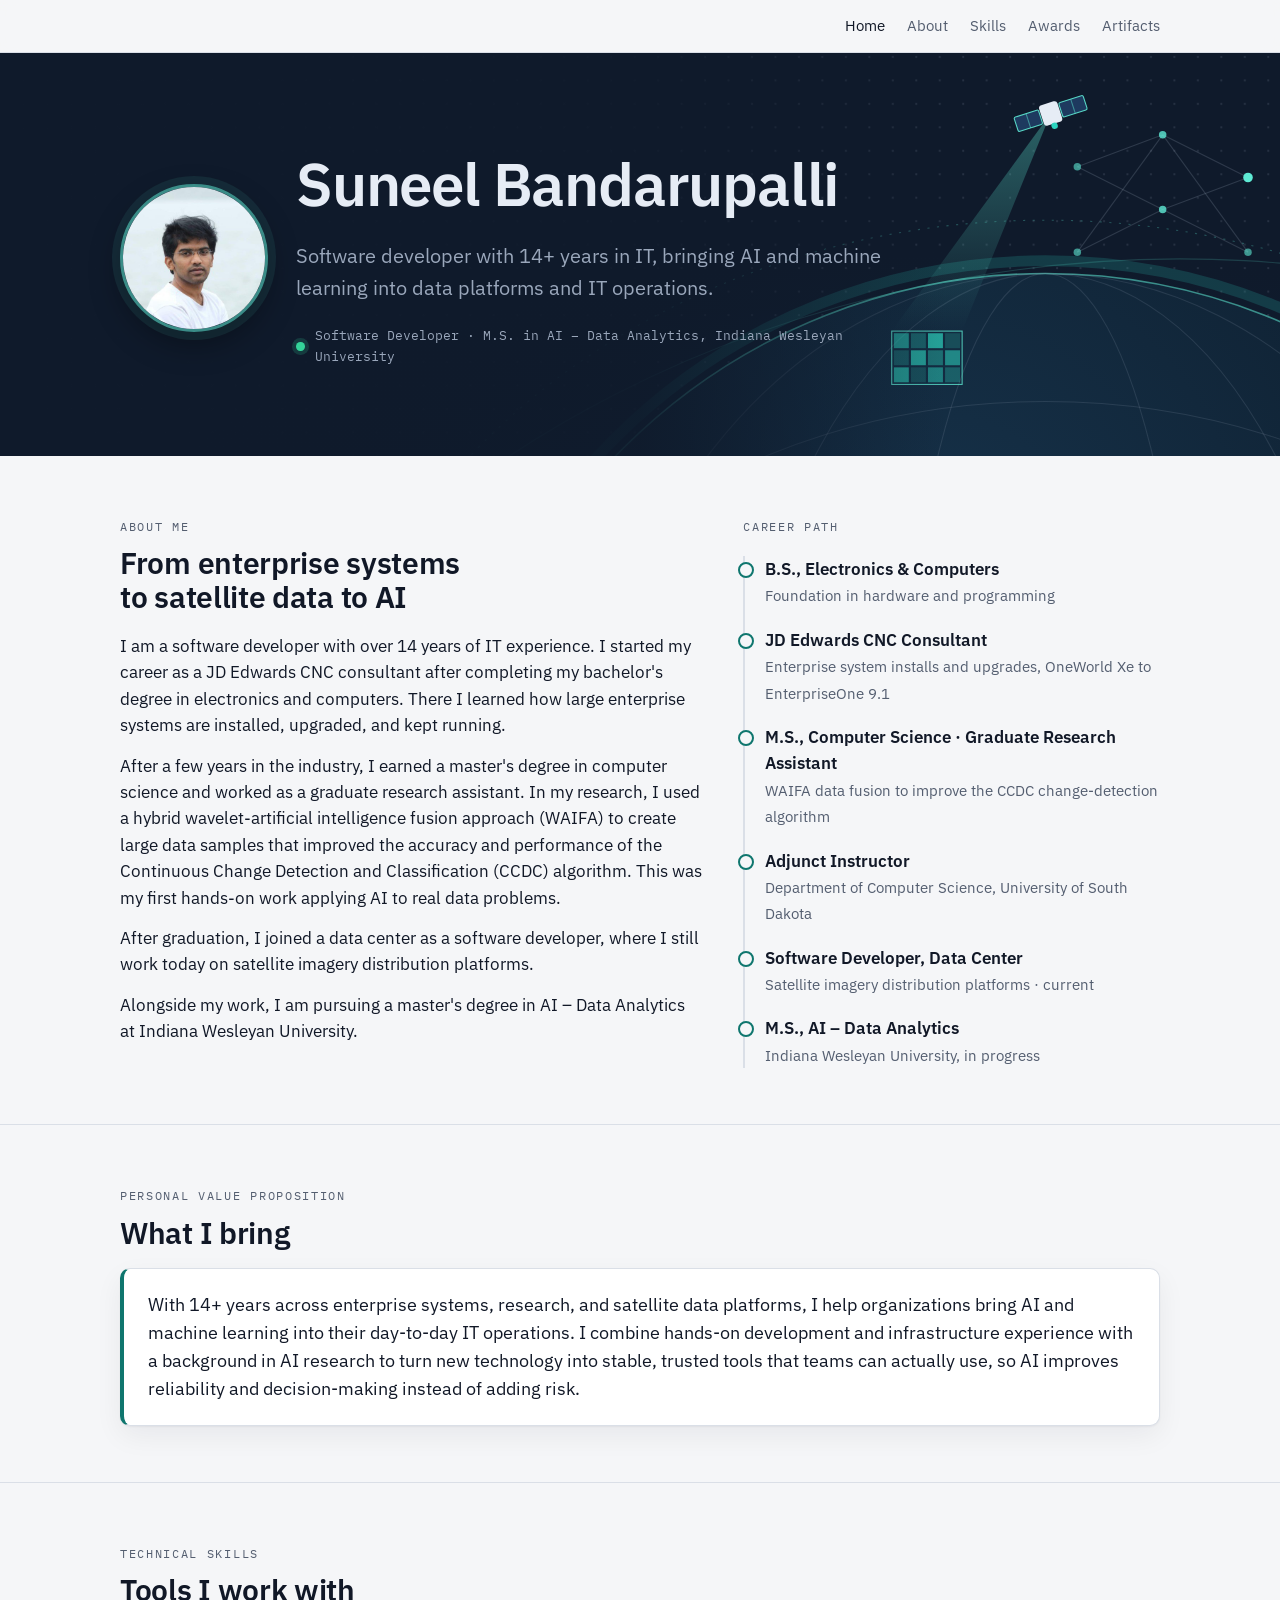
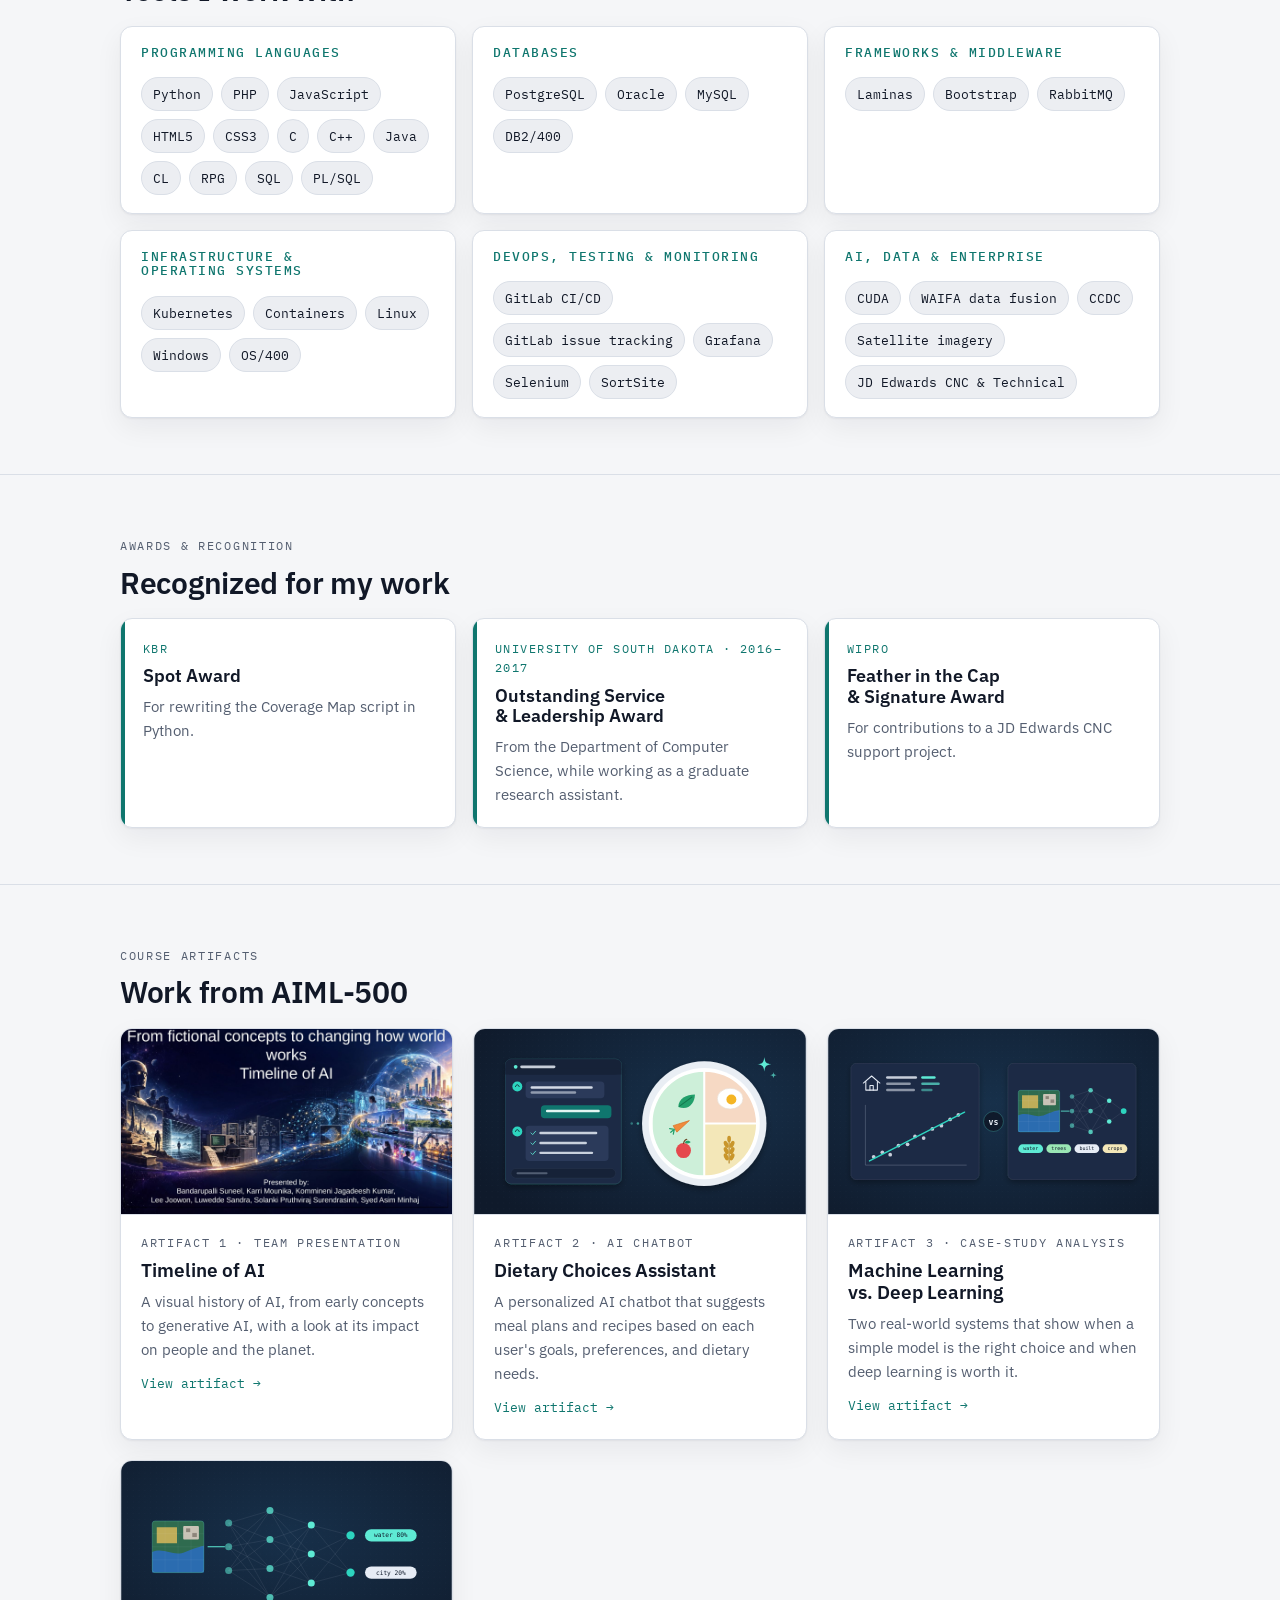
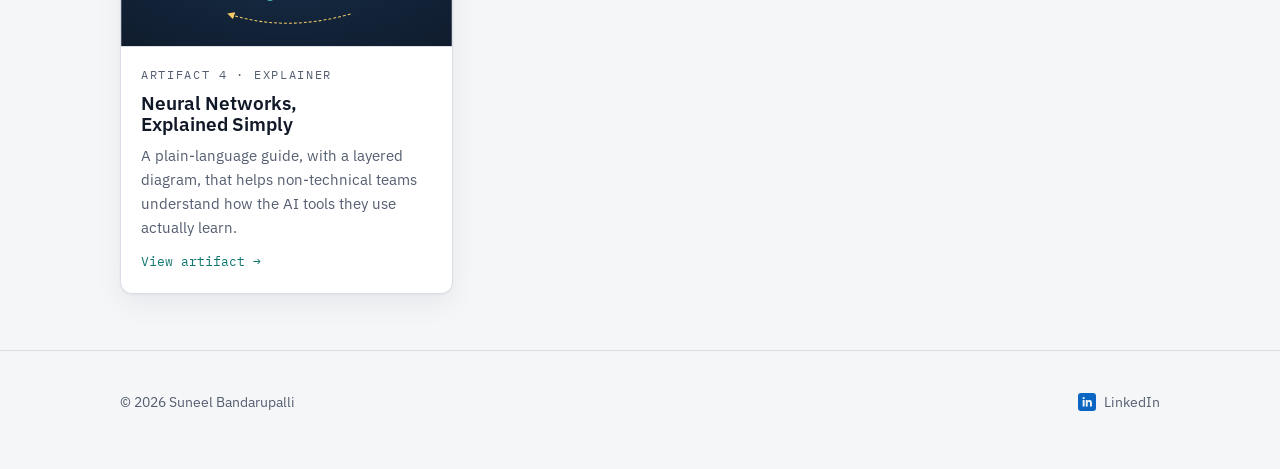
<file: index.html>
<!doctype html>
<html lang="en">
<head>
<meta charset="utf-8">
<meta name="viewport" content="width=device-width,initial-scale=1">
<title>Suneel Bandarupalli | Software Developer, AI &amp; Data Analytics</title>
<meta name="description" content="Professional portfolio of Suneel Bandarupalli: software developer with 14+ years in IT, bringing AI and machine learning into data platforms and IT operations.">
<link rel="preconnect" href="https://fonts.googleapis.com">
<link rel="preconnect" href="https://fonts.gstatic.com" crossorigin>
<link rel="stylesheet" href="https://fonts.googleapis.com/css2?family=IBM+Plex+Mono:wght@400;500&family=IBM+Plex+Sans:wght@400;500;600&display=swap">
<link rel="stylesheet" href="assets/css/style.css">
</head>
<body>

<nav class="nav" aria-label="Main">
  <div class="wrap">
    <ul>
      <li><a href="./" aria-current="page">Home</a></li>
      <li><a href="#about">About</a></li>
      <li><a href="#skills">Skills</a></li>
      <li><a href="#awards">Awards</a></li>
      <li><a href="#artifacts">Artifacts</a></li>
    </ul>
  </div>
</nav>

<header class="hero">
  <svg class="hero-art" viewBox="0 0 1200 460" preserveAspectRatio="xMaxYMid slice" aria-hidden="true" focusable="false">
    <defs>
      <radialGradient id="glow" cx="78%" cy="118%" r="70%">
        <stop offset="0" stop-color="#2DD4BF" stop-opacity=".35"/>
        <stop offset=".45" stop-color="#0EA5E9" stop-opacity=".12"/>
        <stop offset="1" stop-color="#0F1A2B" stop-opacity="0"/>
      </radialGradient>
      <radialGradient id="earth" cx="40%" cy="25%" r="80%">
        <stop offset="0" stop-color="#16324A"/>
        <stop offset="1" stop-color="#0A1420"/>
      </radialGradient>
      <linearGradient id="fade" x1="0" x2="1">
        <stop offset="0" stop-color="#0F1A2B"/>
        <stop offset=".5" stop-color="#0F1A2B" stop-opacity=".9"/>
        <stop offset=".74" stop-color="#0F1A2B" stop-opacity="0"/>
      </linearGradient>
      <linearGradient id="swath" x1="0" y1="0" x2="0" y2="1">
        <stop offset="0" stop-color="#5EEAD4" stop-opacity=".35"/>
        <stop offset="1" stop-color="#5EEAD4" stop-opacity="0"/>
      </linearGradient>
      <clipPath id="earthClip"><circle cx="980" cy="860" r="560"/></clipPath>
      <pattern id="dots" width="22" height="22" patternUnits="userSpaceOnUse"><circle cx="1" cy="1" r="1" fill="#9AA7BB" fill-opacity=".18"/></pattern>
    </defs>
    <rect width="1200" height="460" fill="url(#dots)"/>
    <rect width="1200" height="460" fill="url(#glow)"/>
    <g transform="translate(0 -52)">
    <!-- orbits -->
    <g fill="none" stroke="#5EEAD4" stroke-opacity=".28">
      <ellipse cx="980" cy="860" rx="700" ry="610" stroke-dasharray="2 7"/>
      <ellipse cx="980" cy="860" rx="820" ry="560" transform="rotate(-12 980 860)" stroke-opacity=".18"/>
    </g>
    <!-- earth with graticule and imagery tiles -->
    <circle cx="980" cy="860" r="560" fill="url(#earth)" stroke="#5EEAD4" stroke-opacity=".55" stroke-width="1.5"/>
    <circle cx="980" cy="860" r="572" fill="none" stroke="#2DD4BF" stroke-opacity=".18" stroke-width="10"/>
    <g clip-path="url(#earthClip)" fill="none" stroke="#9AA7BB" stroke-opacity=".16">
      <ellipse cx="980" cy="860" rx="140" ry="560"/><ellipse cx="980" cy="860" rx="300" ry="560"/><ellipse cx="980" cy="860" rx="440" ry="560"/>
      <ellipse cx="980" cy="860" rx="560" ry="140"/><ellipse cx="980" cy="860" rx="560" ry="300"/><ellipse cx="980" cy="860" rx="560" ry="440"/>
    </g>
    <g clip-path="url(#earthClip)">
      <g fill="#2DD4BF">
        <rect x="838" y="356" width="14" height="14" fill-opacity=".55"/><rect x="854" y="356" width="14" height="14" fill-opacity=".3"/><rect x="870" y="356" width="14" height="14" fill-opacity=".7"/><rect x="886" y="356" width="14" height="14" fill-opacity=".2"/>
        <rect x="838" y="372" width="14" height="14" fill-opacity=".25"/><rect x="854" y="372" width="14" height="14" fill-opacity=".65"/><rect x="870" y="372" width="14" height="14" fill-opacity=".4"/><rect x="886" y="372" width="14" height="14" fill-opacity=".55"/>
        <rect x="838" y="388" width="14" height="14" fill-opacity=".6"/><rect x="854" y="388" width="14" height="14" fill-opacity=".2"/><rect x="870" y="388" width="14" height="14" fill-opacity=".5"/><rect x="886" y="388" width="14" height="14" fill-opacity=".3"/>
      </g>
      <rect x="836" y="354" width="66" height="50" fill="none" stroke="#5EEAD4" stroke-opacity=".8"/>
    </g>
    <!-- imaging swath from satellite to the tile -->
    <path d="M985 150 L836 354 L902 354 Z" fill="url(#swath)"/>
    <!-- satellite -->
    <g transform="translate(985 150) rotate(-18)">
      <rect x="-34" y="-7" width="24" height="14" rx="1.5" fill="#1E3A5F" stroke="#5EEAD4" stroke-opacity=".9"/>
      <rect x="10" y="-7" width="24" height="14" rx="1.5" fill="#1E3A5F" stroke="#5EEAD4" stroke-opacity=".9"/>
      <line x1="-22" y1="-7" x2="-22" y2="7" stroke="#5EEAD4" stroke-opacity=".5"/><line x1="22" y1="-7" x2="22" y2="7" stroke="#5EEAD4" stroke-opacity=".5"/>
      <rect x="-9" y="-10" width="18" height="20" rx="3" fill="#E6ECF5"/>
      <circle cx="0" cy="12" r="3" fill="#2DD4BF"/>
    </g>
    </g>
    <g transform="translate(350 78)">
    <!-- neural network constellation -->
    <g stroke="#9AA7BB" stroke-opacity=".22">
      <line x1="660" y1="70" x2="740" y2="40"/><line x1="660" y1="70" x2="740" y2="110"/><line x1="660" y1="150" x2="740" y2="110"/><line x1="660" y1="150" x2="740" y2="40"/>
      <line x1="740" y1="40" x2="820" y2="80"/><line x1="740" y1="110" x2="820" y2="80"/><line x1="740" y1="110" x2="820" y2="150"/><line x1="740" y1="40" x2="820" y2="150"/>
    </g>
    <g fill="#5EEAD4"><circle cx="660" cy="70" r="3.5" fill-opacity=".6"/><circle cx="660" cy="150" r="3.5" fill-opacity=".6"/><circle cx="740" cy="40" r="3.5" fill-opacity=".8"/><circle cx="740" cy="110" r="3.5" fill-opacity=".8"/><circle cx="820" cy="80" r="4.5"/><circle cx="820" cy="150" r="3.5" fill-opacity=".6"/></g>
    </g>
    <rect width="1200" height="460" fill="url(#fade)"/>
  </svg>
  <div class="wrap hero-id">
    <img class="avatar" src="assets/img/suneel.jpg" alt="Portrait of Suneel Bandarupalli" width="400" height="400">
    <div class="hero-text">
      <h1>Suneel Bandarupalli</h1>
      <p class="role">Software developer with 14+ years in IT, bringing AI and machine learning into data platforms and IT operations.</p>
      <span class="status"><i aria-hidden="true"></i>Software Developer · M.S. in AI – Data Analytics, Indiana Wesleyan University</span>
    </div>
  </div>
</header>

<main>
  <section class="block" id="about">
    <div class="wrap two">
      <div>
        <span class="label">About Me</span>
        <h2>From enterprise systems to satellite data to AI</h2>
        <div class="prose">
          <p>I am a software developer with over 14 years of IT experience. I started my career as a JD Edwards CNC consultant after completing my bachelor's degree in electronics and computers. There I learned how large enterprise systems are installed, upgraded, and kept running.</p>
          <p>After a few years in the industry, I earned a master's degree in computer science and worked as a graduate research assistant. In my research, I used a hybrid wavelet-artificial intelligence fusion approach (WAIFA) to create large data samples that improved the accuracy and performance of the Continuous Change Detection and Classification (CCDC) algorithm. This was my first hands-on work applying AI to real data problems.</p>
          <p>After graduation, I joined a data center as a software developer, where I still work today on satellite imagery distribution platforms.</p>
          <p>Alongside my work, I am pursuing a master's degree in AI – Data Analytics at Indiana Wesleyan University.</p>
        </div>
      </div>
      <div>
        <span class="label">Career Path</span>
        <ul class="path" style="margin-top:18px">
          <li><b>B.S., Electronics &amp; Computers</b><span>Foundation in hardware and programming</span></li>
          <li><b>JD Edwards CNC Consultant</b><span>Enterprise system installs and upgrades, OneWorld Xe to EnterpriseOne 9.1</span></li>
          <li><b>M.S., Computer Science · Graduate Research Assistant</b><span>WAIFA data fusion to improve the CCDC change-detection algorithm</span></li>
          <li><b>Adjunct Instructor</b><span>Department of Computer Science, University of South Dakota</span></li>
          <li><b>Software Developer, Data Center</b><span>Satellite imagery distribution platforms · current</span></li>
          <li><b>M.S., AI – Data Analytics</b><span>Indiana Wesleyan University, in progress</span></li>
        </ul>
      </div>
    </div>
  </section>

  <section class="block" id="value">
    <div class="wrap">
      <span class="label">Personal Value Proposition</span>
      <h2>What I bring</h2>
      <p class="vp">With 14+ years across enterprise systems, research, and satellite data platforms, I help organizations bring AI and machine learning into their day-to-day IT operations. I combine hands-on development and infrastructure experience with a background in AI research to turn new technology into stable, trusted tools that teams can actually use, so AI improves reliability and decision-making instead of adding risk.</p>
    </div>
  </section>

  <section class="block" id="skills">
    <div class="wrap">
      <span class="label">Technical Skills</span>
      <h2>Tools I work with</h2>
      <div class="skills">
        <div class="skillset">
          <h3>Programming Languages</h3>
          <div class="chips">
            <span class="chip">Python</span><span class="chip">PHP</span><span class="chip">JavaScript</span><span class="chip">HTML5</span><span class="chip">CSS3</span><span class="chip">C</span><span class="chip">C++</span><span class="chip">Java</span><span class="chip">CL</span><span class="chip">RPG</span><span class="chip">SQL</span><span class="chip">PL/SQL</span>
          </div>
        </div>
        <div class="skillset">
          <h3>Databases</h3>
          <div class="chips">
            <span class="chip">PostgreSQL</span><span class="chip">Oracle</span><span class="chip">MySQL</span><span class="chip">DB2/400</span>
          </div>
        </div>
        <div class="skillset">
          <h3>Frameworks &amp; Middleware</h3>
          <div class="chips">
            <span class="chip">Laminas</span><span class="chip">Bootstrap</span><span class="chip">RabbitMQ</span>
          </div>
        </div>
        <div class="skillset">
          <h3>Infrastructure &amp; Operating Systems</h3>
          <div class="chips">
            <span class="chip">Kubernetes</span><span class="chip">Containers</span><span class="chip">Linux</span><span class="chip">Windows</span><span class="chip">OS/400</span>
          </div>
        </div>
        <div class="skillset">
          <h3>DevOps, Testing &amp; Monitoring</h3>
          <div class="chips">
            <span class="chip">GitLab CI/CD</span><span class="chip">GitLab issue tracking</span><span class="chip">Grafana</span><span class="chip">Selenium</span><span class="chip">SortSite</span>
          </div>
        </div>
        <div class="skillset">
          <h3>AI, Data &amp; Enterprise</h3>
          <div class="chips">
            <span class="chip">CUDA</span><span class="chip">WAIFA data fusion</span><span class="chip">CCDC</span><span class="chip">Satellite imagery</span><span class="chip">JD Edwards CNC &amp; Technical</span>
          </div>
        </div>
      </div>
    </div>
  </section>

  <section class="block" id="awards">
    <div class="wrap">
      <span class="label">Awards &amp; Recognition</span>
      <h2>Recognized for my work</h2>
      <div class="awards">
        <article class="award">
          <span class="award-org">KBR</span>
          <h3>Spot Award</h3>
          <p>For rewriting the Coverage Map script in Python.</p>
        </article>
        <article class="award">
          <span class="award-org">University of South Dakota · 2016–2017</span>
          <h3>Outstanding Service &amp; Leadership Award</h3>
          <p>From the Department of Computer Science, while working as a graduate research assistant.</p>
        </article>
        <article class="award">
          <span class="award-org">Wipro</span>
          <h3>Feather in the Cap &amp; Signature Award</h3>
          <p>For contributions to a JD Edwards CNC support project.</p>
        </article>
      </div>
    </div>
  </section>

  <section class="block" id="artifacts">
    <div class="wrap">
      <span class="label">Course Artifacts</span>
      <h2>Work from AIML-500</h2>
      <div class="grid">
        <a class="card" href="artifacts/timeline-of-ai/">
          <img src="artifacts/timeline-of-ai/slides/slide-1.jpg" alt="Title slide of the Timeline of AI presentation" loading="lazy">
          <div class="body">
            <span class="label">Artifact 1 · Team presentation</span>
            <h3>Timeline of AI</h3>
            <p>A visual history of AI, from early concepts to generative AI, with a look at its impact on people and the planet.</p>
            <span class="more">View artifact →</span>
          </div>
        </a>
        <a class="card" href="artifacts/dietary-choices-assistant/">
          <img src="artifacts/dietary-choices-assistant/cover.svg" alt="Illustration of a chat conversation next to a balanced meal plate" loading="lazy">
          <div class="body">
            <span class="label">Artifact 2 · AI chatbot</span>
            <h3>Dietary Choices Assistant</h3>
            <p>A personalized AI chatbot that suggests meal plans and recipes based on each user's goals, preferences, and dietary needs.</p>
            <span class="more">View artifact →</span>
          </div>
        </a>
        <a class="card" href="artifacts/ml-vs-deep-learning/">
          <img src="artifacts/ml-vs-deep-learning/cover.svg" alt="Illustration comparing a regression line with a neural network reading a satellite image" loading="lazy">
          <div class="body">
            <span class="label">Artifact 3 · Case-study analysis</span>
            <h3>Machine Learning vs. Deep Learning</h3>
            <p>Two real-world systems that show when a simple model is the right choice and when deep learning is worth it.</p>
            <span class="more">View artifact →</span>
          </div>
        </a>
        <a class="card" href="artifacts/neural-networks-explained/">
          <img src="artifacts/neural-networks-explained/cover.svg" alt="Illustration of a satellite image passing through layers of a neural network to a labeled answer" loading="lazy">
          <div class="body">
            <span class="label">Artifact 4 · Explainer</span>
            <h3>Neural Networks, Explained Simply</h3>
            <p>A plain-language guide, with a layered diagram, that helps non-technical teams understand how the AI tools they use actually learn.</p>
            <span class="more">View artifact →</span>
          </div>
        </a>
      </div>
    </div>
  </section>
</main>

<footer>
  <div class="wrap">
    <span>© 2026 Suneel Bandarupalli</span>
    <span class="links"><a href="https://www.linkedin.com/in/suneelb/" target="_blank" rel="noopener" aria-label="LinkedIn profile"><svg class="li-icon" viewBox="0 0 24 24" width="18" height="18" aria-hidden="true" focusable="false"><rect width="24" height="24" rx="4" fill="currentColor"/><path fill="var(--bg)" d="M6.2 9.4h2.6V18H6.2zM7.5 5.3a1.5 1.5 0 1 1 0 3 1.5 1.5 0 0 1 0-3zM10.4 9.4h2.5v1.2h.04c.35-.66 1.2-1.36 2.47-1.36 2.64 0 3.13 1.74 3.13 4V18h-2.6v-4.2c0-1-.02-2.3-1.4-2.3-1.4 0-1.6 1.1-1.6 2.2V18h-2.6z"/></svg><span>LinkedIn</span></a></span>
  </div>
</footer>
</body>
</html>
</file>
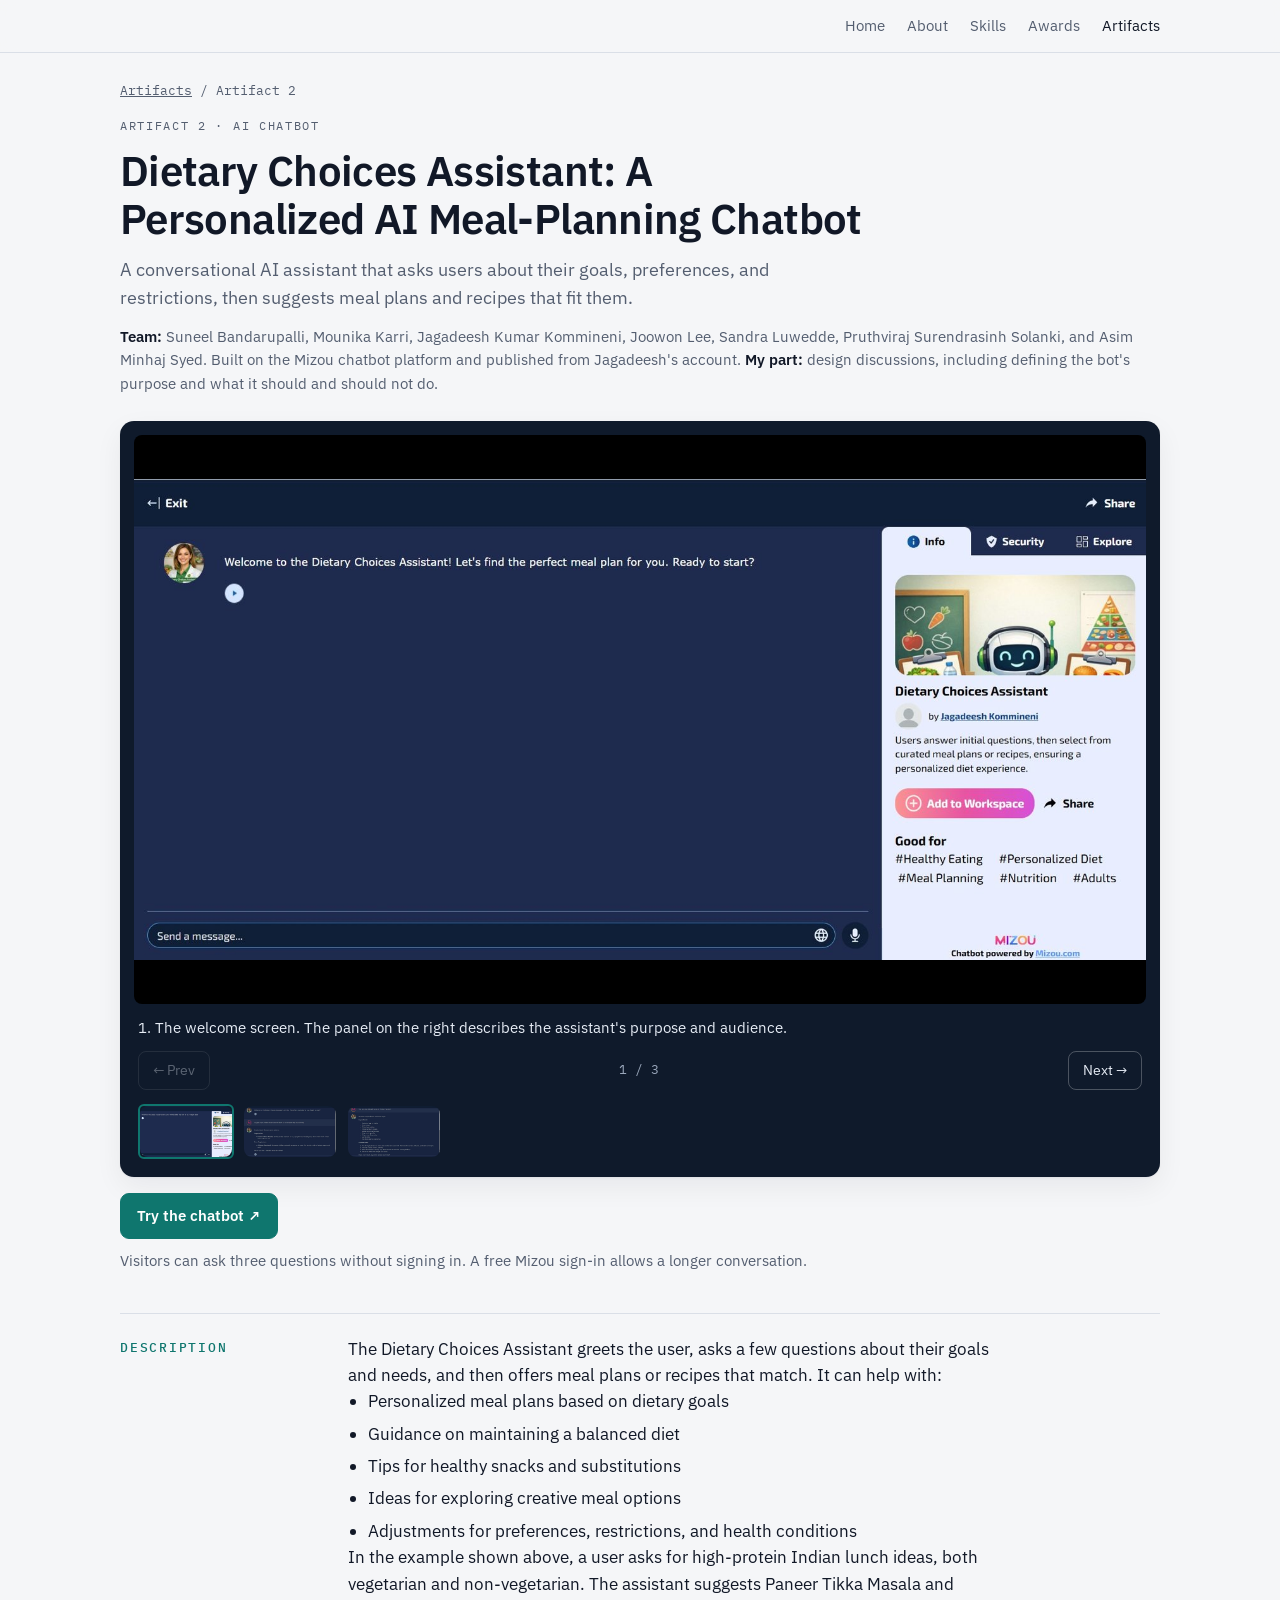
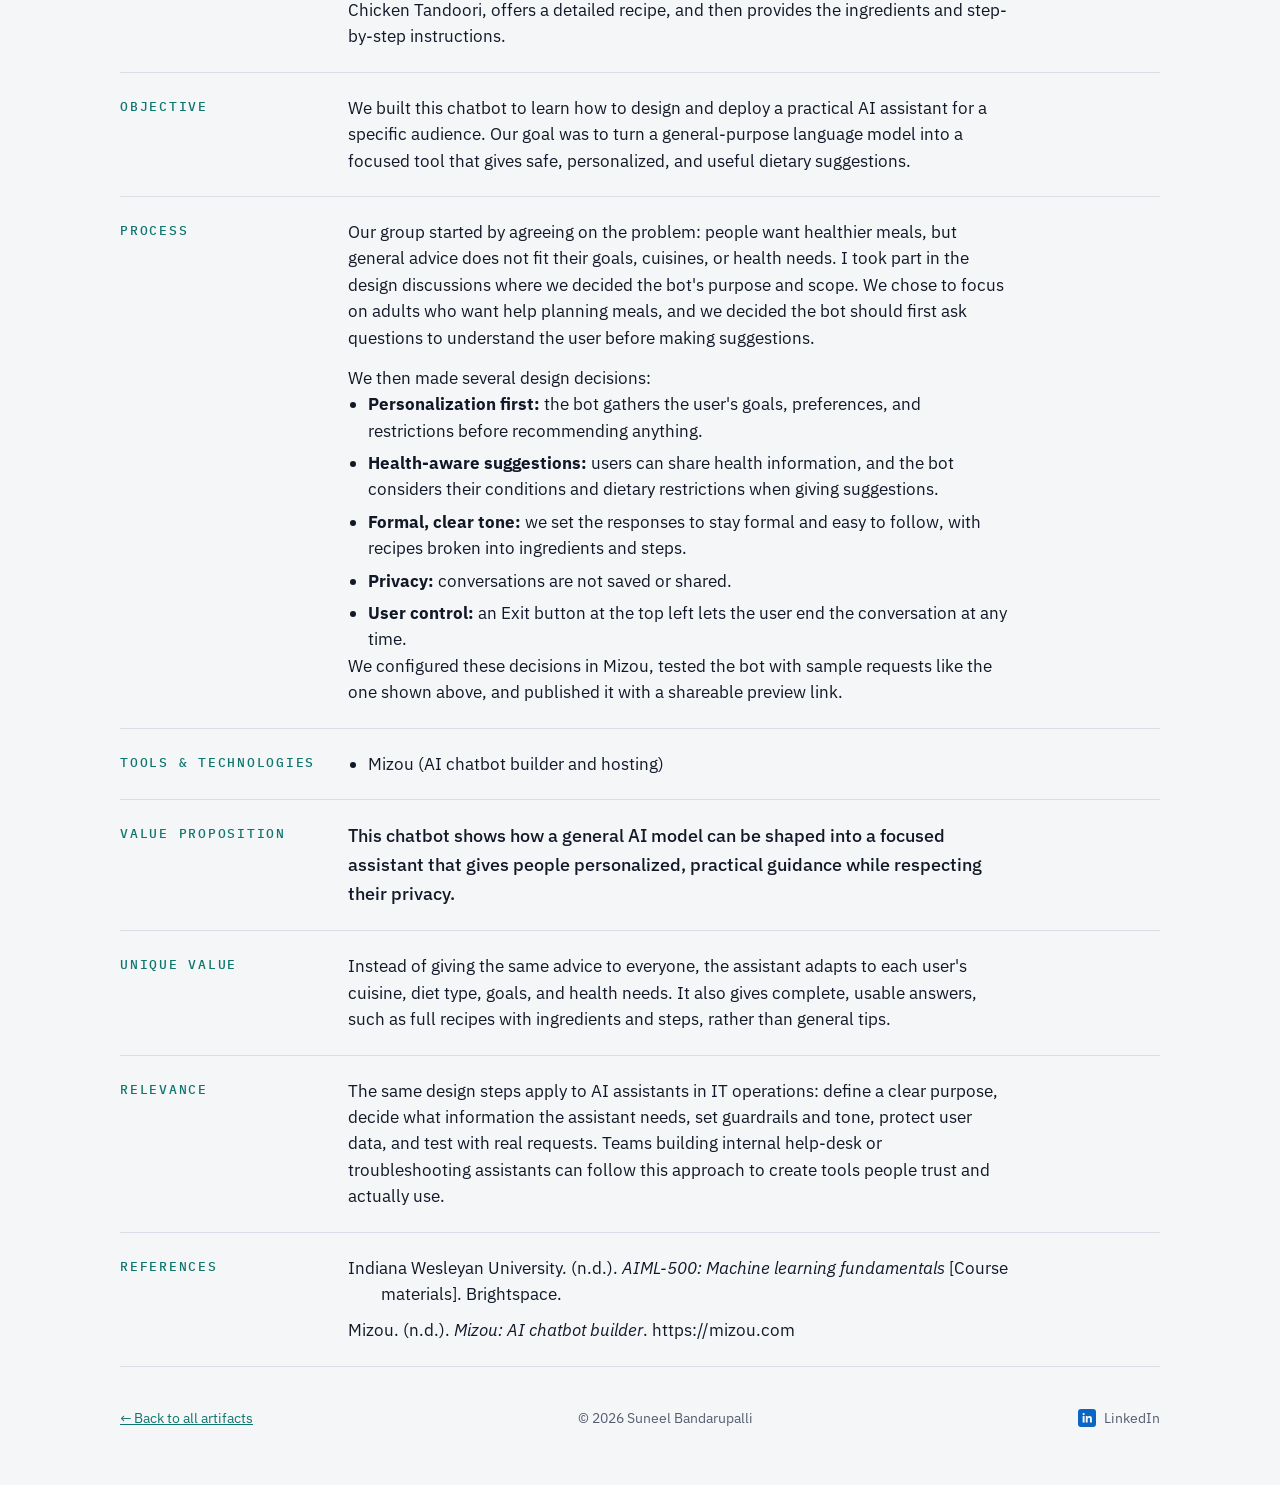
<file: artifacts/dietary-choices-assistant/index.html>
<!doctype html>
<html lang="en">
<head>
<meta charset="utf-8">
<meta name="viewport" content="width=device-width,initial-scale=1">
<title>Dietary Choices Assistant | Suneel Bandarupalli</title>
<meta name="description" content="Artifact 2: an AI chatbot that gives personalized meal plans and recipes based on each user's goals, preferences, and dietary restrictions.">
<link rel="preconnect" href="https://fonts.googleapis.com">
<link rel="preconnect" href="https://fonts.gstatic.com" crossorigin>
<link rel="stylesheet" href="https://fonts.googleapis.com/css2?family=IBM+Plex+Mono:wght@400;500&family=IBM+Plex+Sans:wght@400;500;600&display=swap">
<link rel="stylesheet" href="../../assets/css/style.css">
</head>
<body>

<nav class="nav" aria-label="Main">
  <div class="wrap">
    <ul>
      <li><a href="../../">Home</a></li>
      <li><a href="../../#about">About</a></li>
      <li><a href="../../#skills">Skills</a></li>
      <li><a href="../../#awards">Awards</a></li>
      <li><a href="../../#artifacts" aria-current="page">Artifacts</a></li>
    </ul>
  </div>
</nav>

<main class="wrap">
  <p class="crumbs"><a href="../../#artifacts">Artifacts</a> / Artifact 2</p>

  <div class="art-head">
    <span class="label">Artifact 2 · AI chatbot</span>
    <h1>Dietary Choices Assistant: A Personalized AI Meal-Planning Chatbot</h1>
    <p class="intro">A conversational AI assistant that asks users about their goals, preferences, and restrictions, then suggests meal plans and recipes that fit them.</p>
    <p class="team"><b>Team:</b> Suneel Bandarupalli, Mounika Karri, Jagadeesh Kumar Kommineni, Joowon Lee, Sandra Luwedde, Pruthviraj Surendrasinh Solanki, and Asim Minhaj Syed. Built on the Mizou chatbot platform and published from Jagadeesh's account. <b>My part:</b> design discussions, including defining the bot's purpose and what it should and should not do.</p>
  </div>

  <div class="viewer" id="viewer">
    <figure>
      <img id="slide" src="screens/screen-1.jpg" alt="">
    </figure>
    <p class="caption" id="caption" aria-live="polite"></p>
    <div class="vbar">
      <button type="button" id="prev" aria-label="Previous screenshot">← Prev</button>
      <span class="count" id="count">1 / 3</span>
      <button type="button" id="next" aria-label="Next screenshot">Next →</button>
    </div>
    <div class="thumbs" id="thumbs" aria-label="All screenshots"></div>
  </div>
  <div class="actions">
    <a class="btn primary" href="https://mizou.com/preview-bot?ID=164544" target="_blank" rel="noopener">Try the chatbot ↗</a>
  </div>
  <p class="note">Visitors can ask three questions without signing in. A free Mizou sign-in allows a longer conversation.</p>

  <div class="fields">
    <section class="field">
      <h2>Description</h2>
      <div class="prose">
        <p>The Dietary Choices Assistant greets the user, asks a few questions about their goals and needs, and then offers meal plans or recipes that match. It can help with:</p>
        <ul>
          <li>Personalized meal plans based on dietary goals</li>
          <li>Guidance on maintaining a balanced diet</li>
          <li>Tips for healthy snacks and substitutions</li>
          <li>Ideas for exploring creative meal options</li>
          <li>Adjustments for preferences, restrictions, and health conditions</li>
        </ul>
        <p>In the example shown above, a user asks for high-protein Indian lunch ideas, both vegetarian and non-vegetarian. The assistant suggests Paneer Tikka Masala and Chicken Tandoori, offers a detailed recipe, and then provides the ingredients and step-by-step instructions.</p>
      </div>
    </section>

    <section class="field">
      <h2>Objective</h2>
      <div class="prose"><p>We built this chatbot to learn how to design and deploy a practical AI assistant for a specific audience. Our goal was to turn a general-purpose language model into a focused tool that gives safe, personalized, and useful dietary suggestions.</p></div>
    </section>

    <section class="field">
      <h2>Process</h2>
      <div class="prose">
        <p>Our group started by agreeing on the problem: people want healthier meals, but general advice does not fit their goals, cuisines, or health needs. I took part in the design discussions where we decided the bot's purpose and scope. We chose to focus on adults who want help planning meals, and we decided the bot should first ask questions to understand the user before making suggestions.</p>
        <p>We then made several design decisions:</p>
        <ul>
          <li><b>Personalization first:</b> the bot gathers the user's goals, preferences, and restrictions before recommending anything.</li>
          <li><b>Health-aware suggestions:</b> users can share health information, and the bot considers their conditions and dietary restrictions when giving suggestions.</li>
          <li><b>Formal, clear tone:</b> we set the responses to stay formal and easy to follow, with recipes broken into ingredients and steps.</li>
          <li><b>Privacy:</b> conversations are not saved or shared.</li>
          <li><b>User control:</b> an Exit button at the top left lets the user end the conversation at any time.</li>
        </ul>
        <p>We configured these decisions in Mizou, tested the bot with sample requests like the one shown above, and published it with a shareable preview link.</p>
      </div>
    </section>

    <section class="field">
      <h2>Tools &amp; Technologies</h2>
      <div class="prose">
        <ul>
          <li>Mizou (AI chatbot builder and hosting)</li>
        </ul>
      </div>
    </section>

    <section class="field">
      <h2>Value Proposition</h2>
      <div class="prose"><p class="vpq">This chatbot shows how a general AI model can be shaped into a focused assistant that gives people personalized, practical guidance while respecting their privacy.</p></div>
    </section>

    <section class="field">
      <h2>Unique Value</h2>
      <div class="prose"><p>Instead of giving the same advice to everyone, the assistant adapts to each user's cuisine, diet type, goals, and health needs. It also gives complete, usable answers, such as full recipes with ingredients and steps, rather than general tips.</p></div>
    </section>

    <section class="field">
      <h2>Relevance</h2>
      <div class="prose"><p>The same design steps apply to AI assistants in IT operations: define a clear purpose, decide what information the assistant needs, set guardrails and tone, protect user data, and test with real requests. Teams building internal help-desk or troubleshooting assistants can follow this approach to create tools people trust and actually use.</p></div>
    </section>

    <section class="field refs">
      <h2>References</h2>
      <div class="prose refs">
        <p>Indiana Wesleyan University. (n.d.). <i>AIML-500: Machine learning fundamentals</i> [Course materials]. Brightspace.</p>
        <p>Mizou. (n.d.). <i>Mizou: AI chatbot builder</i>. https://mizou.com</p>
      </div>
    </section>
  </div>
</main>

<footer>
  <div class="wrap">
    <a href="../../#artifacts">← Back to all artifacts</a>
    <span>© 2026 Suneel Bandarupalli</span>
    <span class="links"><a href="https://www.linkedin.com/in/suneelb/" target="_blank" rel="noopener" aria-label="LinkedIn profile"><svg class="li-icon" viewBox="0 0 24 24" width="18" height="18" aria-hidden="true" focusable="false"><rect width="24" height="24" rx="4" fill="currentColor"/><path fill="var(--bg)" d="M6.2 9.4h2.6V18H6.2zM7.5 5.3a1.5 1.5 0 1 1 0 3 1.5 1.5 0 0 1 0-3zM10.4 9.4h2.5v1.2h.04c.35-.66 1.2-1.36 2.47-1.36 2.64 0 3.13 1.74 3.13 4V18h-2.6v-4.2c0-1-.02-2.3-1.4-2.3-1.4 0-1.6 1.1-1.6 2.2V18h-2.6z"/></svg><span>LinkedIn</span></a></span>
  </div>
</footer>

<script>
(() => {
  const S = [
    { src: "screens/screen-1.jpg", cap: "1. The welcome screen. The panel on the right describes the assistant's purpose and audience." },
    { src: "screens/screen-2.jpg", cap: "2. A user asks for high-protein Indian lunch ideas, and the assistant offers vegetarian and non-vegetarian options." },
    { src: "screens/screen-3.jpg", cap: "3. The assistant provides a complete recipe with ingredients and step-by-step instructions." }
  ];
  const N = S.length;
  const img = document.getElementById("slide");
  const cap = document.getElementById("caption");
  const count = document.getElementById("count");
  const prev = document.getElementById("prev");
  const next = document.getElementById("next");
  const thumbs = document.getElementById("thumbs");
  let i = 1;
  const btns = S.map((s, idx) => {
    const b = document.createElement("button");
    b.type = "button";
    b.setAttribute("aria-label", "Go to screenshot " + (idx + 1));
    b.innerHTML = '<img src="' + s.src + '" alt="" loading="lazy">';
    b.addEventListener("click", () => show(idx + 1));
    thumbs.appendChild(b);
    return b;
  });
  function show(k) {
    i = Math.min(N, Math.max(1, k));
    img.src = S[i - 1].src;
    img.alt = S[i - 1].cap;
    cap.textContent = S[i - 1].cap;
    count.textContent = i + " / " + N;
    prev.disabled = i === 1;
    next.disabled = i === N;
    btns.forEach((b, idx) => b.setAttribute("aria-current", String(idx + 1 === i)));
  }
  prev.addEventListener("click", () => show(i - 1));
  next.addEventListener("click", () => show(i + 1));
  document.addEventListener("keydown", e => {
    if (e.key === "ArrowLeft") show(i - 1);
    if (e.key === "ArrowRight") show(i + 1);
  });
  show(1);
})();
</script>
</body>
</html>
</file>
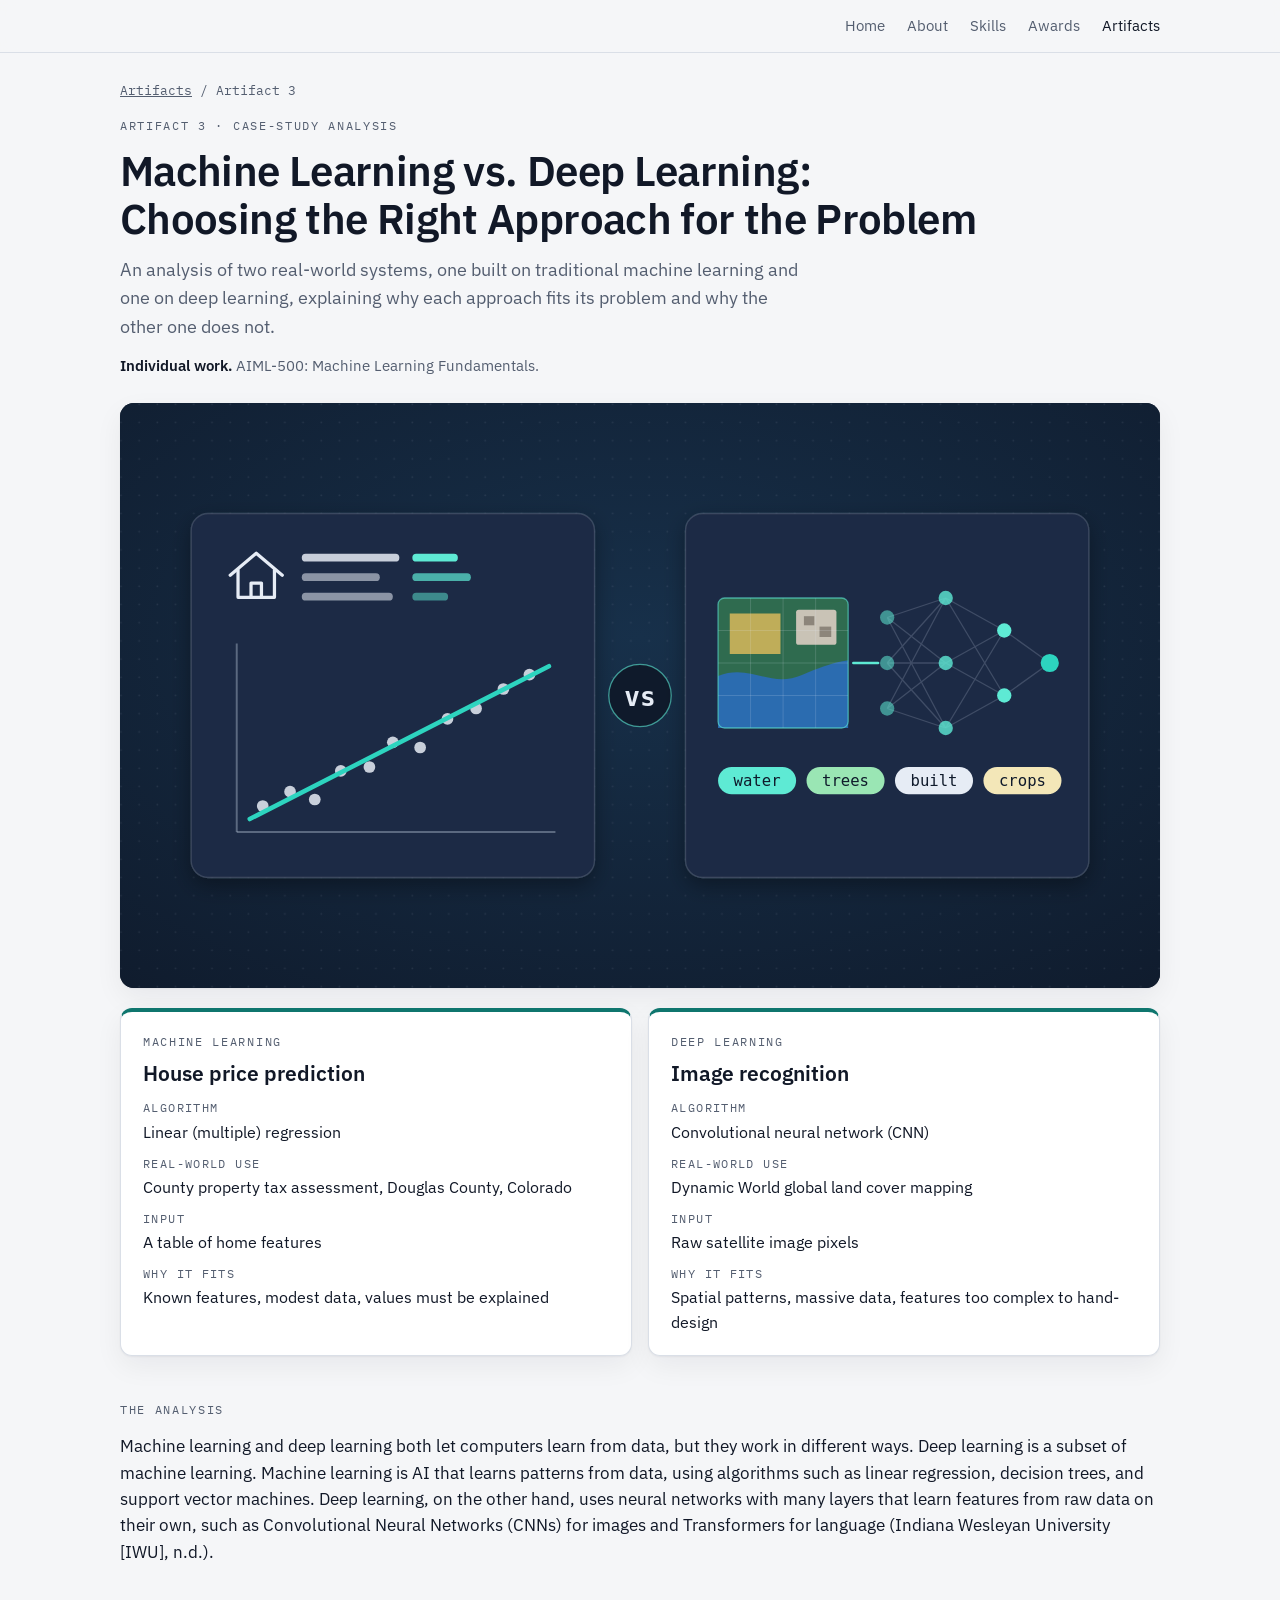
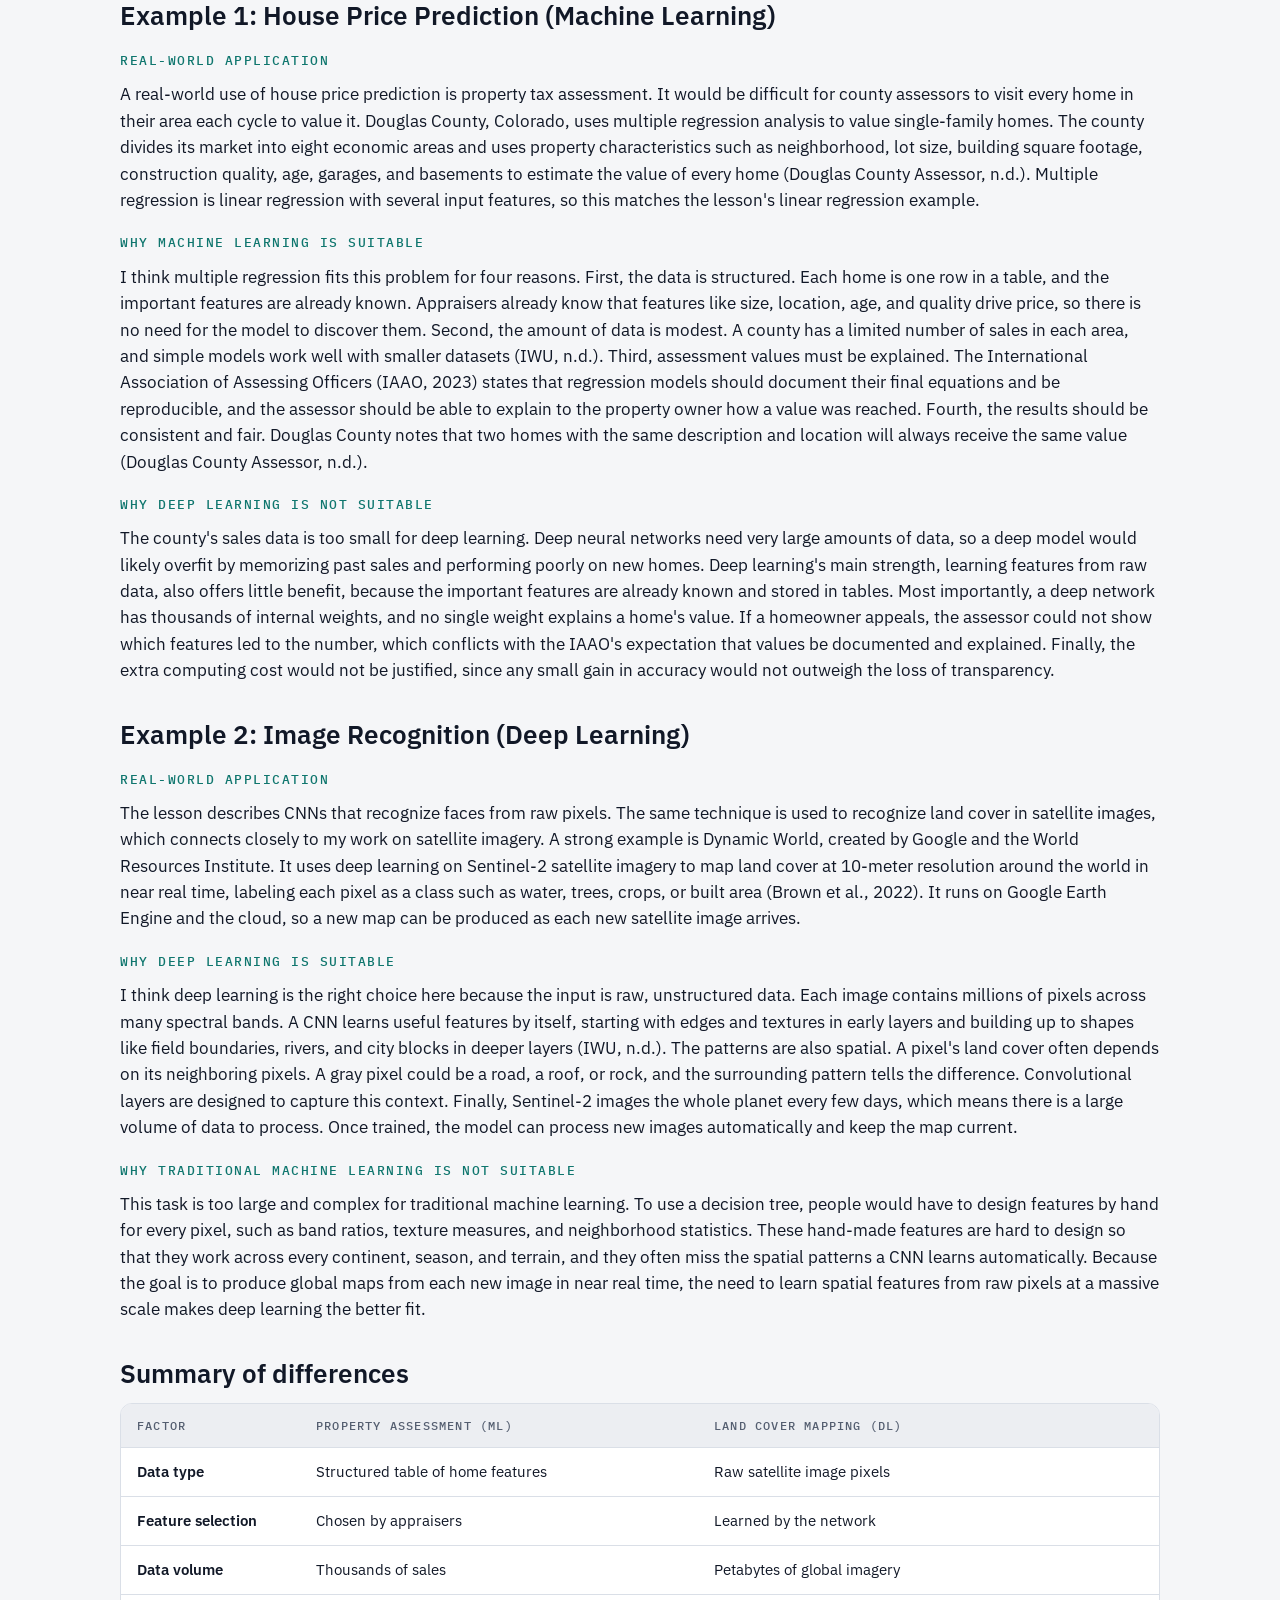
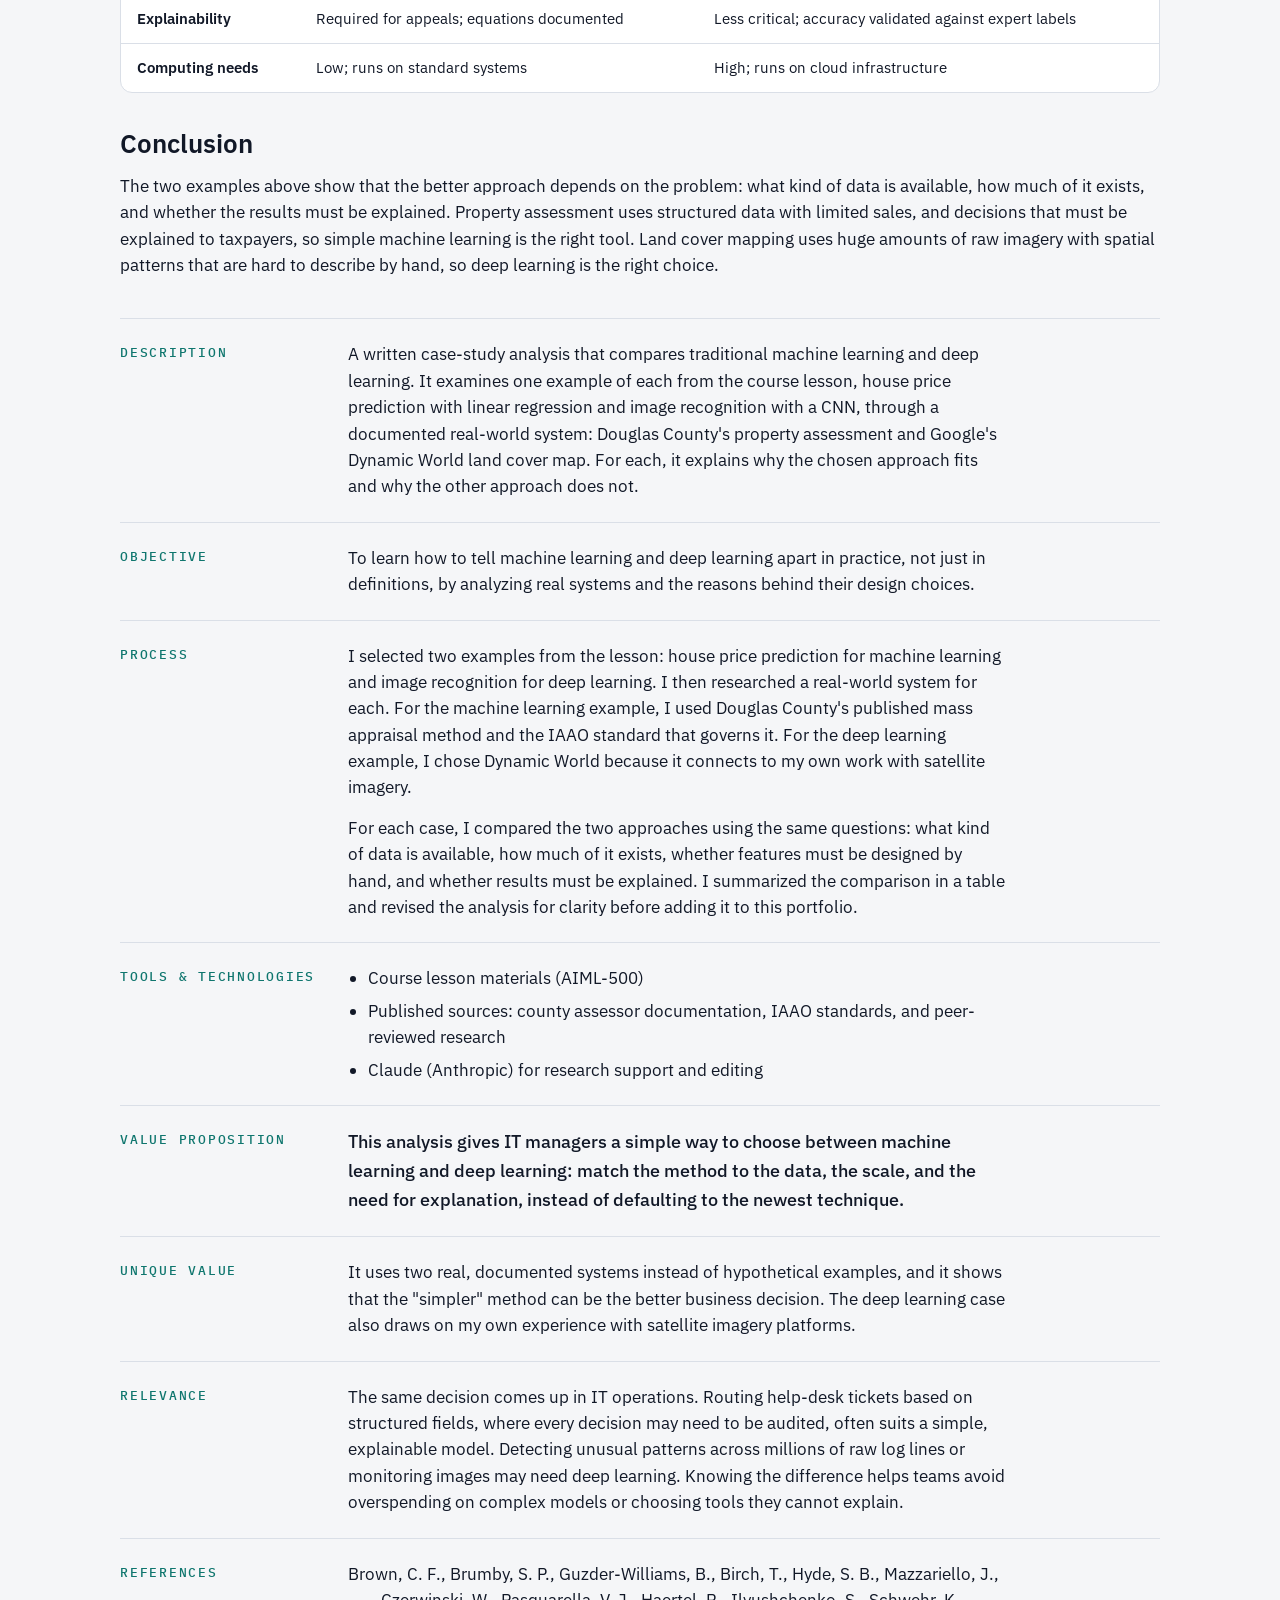
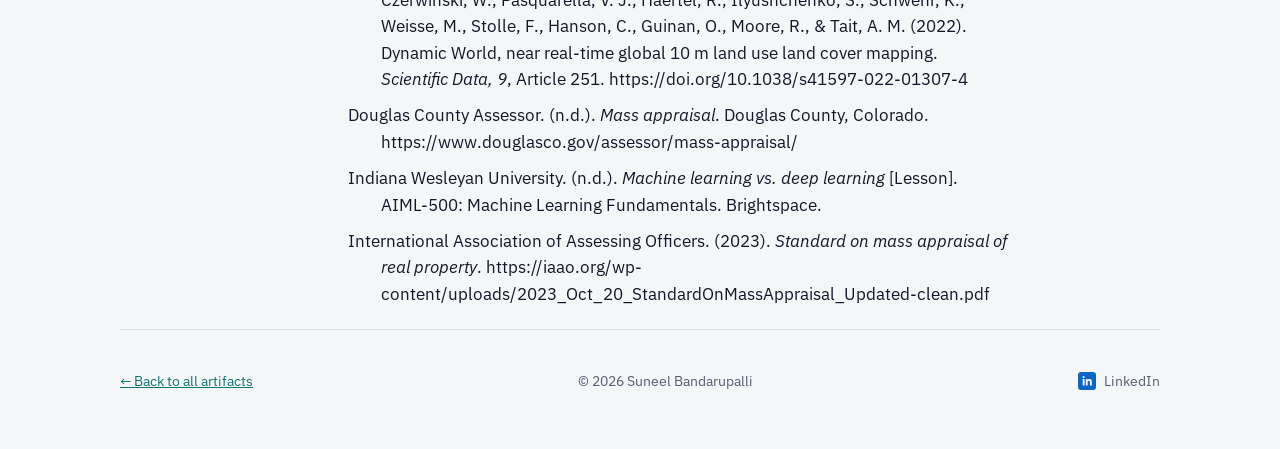
<file: artifacts/ml-vs-deep-learning/index.html>
<!doctype html>
<html lang="en">
<head>
<meta charset="utf-8">
<meta name="viewport" content="width=device-width,initial-scale=1">
<title>Machine Learning vs. Deep Learning | Suneel Bandarupalli</title>
<meta name="description" content="Artifact 3: a case-study analysis of when to use traditional machine learning and when to use deep learning, using two real-world systems.">
<link rel="preconnect" href="https://fonts.googleapis.com">
<link rel="preconnect" href="https://fonts.gstatic.com" crossorigin>
<link rel="stylesheet" href="https://fonts.googleapis.com/css2?family=IBM+Plex+Mono:wght@400;500&family=IBM+Plex+Sans:wght@400;500;600&display=swap">
<link rel="stylesheet" href="../../assets/css/style.css">
</head>
<body>

<nav class="nav" aria-label="Main">
  <div class="wrap">
    <ul>
      <li><a href="../../">Home</a></li>
      <li><a href="../../#about">About</a></li>
      <li><a href="../../#skills">Skills</a></li>
      <li><a href="../../#awards">Awards</a></li>
      <li><a href="../../#artifacts" aria-current="page">Artifacts</a></li>
    </ul>
  </div>
</nav>

<main class="wrap">
  <p class="crumbs"><a href="../../#artifacts">Artifacts</a> / Artifact 3</p>

  <div class="art-head">
    <span class="label">Artifact 3 · Case-study analysis</span>
    <h1>Machine Learning vs. Deep Learning: Choosing the Right Approach for the Problem</h1>
    <p class="intro">An analysis of two real-world systems, one built on traditional machine learning and one on deep learning, explaining why each approach fits its problem and why the other one does not.</p>
    <p class="team"><b>Individual work.</b> AIML-500: Machine Learning Fundamentals.</p>
  </div>

  <figure class="cover">
    <img src="cover.svg" alt="A regression line over house data on the left, and a layered neural network labeling a satellite image on the right">
  </figure>

  <div class="duo" aria-label="The two case studies at a glance">
    <article class="case">
      <span class="label">Machine learning</span>
      <h2>House price prediction</h2>
      <dl>
        <div><dt>Algorithm</dt><dd>Linear (multiple) regression</dd></div>
        <div><dt>Real-world use</dt><dd>County property tax assessment, Douglas County, Colorado</dd></div>
        <div><dt>Input</dt><dd>A table of home features</dd></div>
        <div><dt>Why it fits</dt><dd>Known features, modest data, values must be explained</dd></div>
      </dl>
    </article>
    <article class="case">
      <span class="label">Deep learning</span>
      <h2>Image recognition</h2>
      <dl>
        <div><dt>Algorithm</dt><dd>Convolutional neural network (CNN)</dd></div>
        <div><dt>Real-world use</dt><dd>Dynamic World global land cover mapping</dd></div>
        <div><dt>Input</dt><dd>Raw satellite image pixels</dd></div>
        <div><dt>Why it fits</dt><dd>Spatial patterns, massive data, features too complex to hand-design</dd></div>
      </dl>
    </article>
  </div>

  <article class="paper">
    <span class="label">The analysis</span>
    <p>Machine learning and deep learning both let computers learn from data, but they work in different ways. Deep learning is a subset of machine learning. Machine learning is AI that learns patterns from data, using algorithms such as linear regression, decision trees, and support vector machines. Deep learning, on the other hand, uses neural networks with many layers that learn features from raw data on their own, such as Convolutional Neural Networks (CNNs) for images and Transformers for language (Indiana Wesleyan University [IWU], n.d.).</p>

    <h2>Example 1: House Price Prediction (Machine Learning)</h2>
    <h3>Real-world application</h3>
    <p>A real-world use of house price prediction is property tax assessment. It would be difficult for county assessors to visit every home in their area each cycle to value it. Douglas County, Colorado, uses multiple regression analysis to value single-family homes. The county divides its market into eight economic areas and uses property characteristics such as neighborhood, lot size, building square footage, construction quality, age, garages, and basements to estimate the value of every home (Douglas County Assessor, n.d.). Multiple regression is linear regression with several input features, so this matches the lesson's linear regression example.</p>
    <h3>Why machine learning is suitable</h3>
    <p>I think multiple regression fits this problem for four reasons. First, the data is structured. Each home is one row in a table, and the important features are already known. Appraisers already know that features like size, location, age, and quality drive price, so there is no need for the model to discover them. Second, the amount of data is modest. A county has a limited number of sales in each area, and simple models work well with smaller datasets (IWU, n.d.). Third, assessment values must be explained. The International Association of Assessing Officers (IAAO, 2023) states that regression models should document their final equations and be reproducible, and the assessor should be able to explain to the property owner how a value was reached. Fourth, the results should be consistent and fair. Douglas County notes that two homes with the same description and location will always receive the same value (Douglas County Assessor, n.d.).</p>
    <h3>Why deep learning is not suitable</h3>
    <p>The county's sales data is too small for deep learning. Deep neural networks need very large amounts of data, so a deep model would likely overfit by memorizing past sales and performing poorly on new homes. Deep learning's main strength, learning features from raw data, also offers little benefit, because the important features are already known and stored in tables. Most importantly, a deep network has thousands of internal weights, and no single weight explains a home's value. If a homeowner appeals, the assessor could not show which features led to the number, which conflicts with the IAAO's expectation that values be documented and explained. Finally, the extra computing cost would not be justified, since any small gain in accuracy would not outweigh the loss of transparency.</p>

    <h2>Example 2: Image Recognition (Deep Learning)</h2>
    <h3>Real-world application</h3>
    <p>The lesson describes CNNs that recognize faces from raw pixels. The same technique is used to recognize land cover in satellite images, which connects closely to my work on satellite imagery. A strong example is Dynamic World, created by Google and the World Resources Institute. It uses deep learning on Sentinel-2 satellite imagery to map land cover at 10-meter resolution around the world in near real time, labeling each pixel as a class such as water, trees, crops, or built area (Brown et al., 2022). It runs on Google Earth Engine and the cloud, so a new map can be produced as each new satellite image arrives.</p>
    <h3>Why deep learning is suitable</h3>
    <p>I think deep learning is the right choice here because the input is raw, unstructured data. Each image contains millions of pixels across many spectral bands. A CNN learns useful features by itself, starting with edges and textures in early layers and building up to shapes like field boundaries, rivers, and city blocks in deeper layers (IWU, n.d.). The patterns are also spatial. A pixel's land cover often depends on its neighboring pixels. A gray pixel could be a road, a roof, or rock, and the surrounding pattern tells the difference. Convolutional layers are designed to capture this context. Finally, Sentinel-2 images the whole planet every few days, which means there is a large volume of data to process. Once trained, the model can process new images automatically and keep the map current.</p>
    <h3>Why traditional machine learning is not suitable</h3>
    <p>This task is too large and complex for traditional machine learning. To use a decision tree, people would have to design features by hand for every pixel, such as band ratios, texture measures, and neighborhood statistics. These hand-made features are hard to design so that they work across every continent, season, and terrain, and they often miss the spatial patterns a CNN learns automatically. Because the goal is to produce global maps from each new image in near real time, the need to learn spatial features from raw pixels at a massive scale makes deep learning the better fit.</p>

    <h2>Summary of differences</h2>
    <div class="tablewrap">
      <table>
        <thead><tr><th scope="col">Factor</th><th scope="col">Property assessment (ML)</th><th scope="col">Land cover mapping (DL)</th></tr></thead>
        <tbody>
          <tr><th scope="row">Data type</th><td>Structured table of home features</td><td>Raw satellite image pixels</td></tr>
          <tr><th scope="row">Feature selection</th><td>Chosen by appraisers</td><td>Learned by the network</td></tr>
          <tr><th scope="row">Data volume</th><td>Thousands of sales</td><td>Petabytes of global imagery</td></tr>
          <tr><th scope="row">Explainability</th><td>Required for appeals; equations documented</td><td>Less critical; accuracy validated against expert labels</td></tr>
          <tr><th scope="row">Computing needs</th><td>Low; runs on standard systems</td><td>High; runs on cloud infrastructure</td></tr>
        </tbody>
      </table>
    </div>

    <h2>Conclusion</h2>
    <p>The two examples above show that the better approach depends on the problem: what kind of data is available, how much of it exists, and whether the results must be explained. Property assessment uses structured data with limited sales, and decisions that must be explained to taxpayers, so simple machine learning is the right tool. Land cover mapping uses huge amounts of raw imagery with spatial patterns that are hard to describe by hand, so deep learning is the right choice.</p>
  </article>

  <div class="fields">
    <section class="field">
      <h2>Description</h2>
      <div class="prose"><p>A written case-study analysis that compares traditional machine learning and deep learning. It examines one example of each from the course lesson, house price prediction with linear regression and image recognition with a CNN, through a documented real-world system: Douglas County's property assessment and Google's Dynamic World land cover map. For each, it explains why the chosen approach fits and why the other approach does not.</p></div>
    </section>

    <section class="field">
      <h2>Objective</h2>
      <div class="prose"><p>To learn how to tell machine learning and deep learning apart in practice, not just in definitions, by analyzing real systems and the reasons behind their design choices.</p></div>
    </section>

    <section class="field">
      <h2>Process</h2>
      <div class="prose">
        <p>I selected two examples from the lesson: house price prediction for machine learning and image recognition for deep learning. I then researched a real-world system for each. For the machine learning example, I used Douglas County's published mass appraisal method and the IAAO standard that governs it. For the deep learning example, I chose Dynamic World because it connects to my own work with satellite imagery.</p>
        <p>For each case, I compared the two approaches using the same questions: what kind of data is available, how much of it exists, whether features must be designed by hand, and whether results must be explained. I summarized the comparison in a table and revised the analysis for clarity before adding it to this portfolio.</p>
      </div>
    </section>

    <section class="field">
      <h2>Tools &amp; Technologies</h2>
      <div class="prose">
        <ul>
          <li>Course lesson materials (AIML-500)</li>
          <li>Published sources: county assessor documentation, IAAO standards, and peer-reviewed research</li>
          <li>Claude (Anthropic) for research support and editing</li>
        </ul>
      </div>
    </section>

    <section class="field">
      <h2>Value Proposition</h2>
      <div class="prose"><p class="vpq">This analysis gives IT managers a simple way to choose between machine learning and deep learning: match the method to the data, the scale, and the need for explanation, instead of defaulting to the newest technique.</p></div>
    </section>

    <section class="field">
      <h2>Unique Value</h2>
      <div class="prose"><p>It uses two real, documented systems instead of hypothetical examples, and it shows that the "simpler" method can be the better business decision. The deep learning case also draws on my own experience with satellite imagery platforms.</p></div>
    </section>

    <section class="field">
      <h2>Relevance</h2>
      <div class="prose"><p>The same decision comes up in IT operations. Routing help-desk tickets based on structured fields, where every decision may need to be audited, often suits a simple, explainable model. Detecting unusual patterns across millions of raw log lines or monitoring images may need deep learning. Knowing the difference helps teams avoid overspending on complex models or choosing tools they cannot explain.</p></div>
    </section>

    <section class="field refs">
      <h2>References</h2>
      <div class="prose refs">
        <p>Brown, C. F., Brumby, S. P., Guzder-Williams, B., Birch, T., Hyde, S. B., Mazzariello, J., Czerwinski, W., Pasquarella, V. J., Haertel, R., Ilyushchenko, S., Schwehr, K., Weisse, M., Stolle, F., Hanson, C., Guinan, O., Moore, R., &amp; Tait, A. M. (2022). Dynamic World, near real-time global 10 m land use land cover mapping. <i>Scientific Data, 9</i>, Article 251. https://doi.org/10.1038/s41597-022-01307-4</p>
        <p>Douglas County Assessor. (n.d.). <i>Mass appraisal</i>. Douglas County, Colorado. https://www.douglasco.gov/assessor/mass-appraisal/</p>
        <p>Indiana Wesleyan University. (n.d.). <i>Machine learning vs. deep learning</i> [Lesson]. AIML-500: Machine Learning Fundamentals. Brightspace.</p>
        <p>International Association of Assessing Officers. (2023). <i>Standard on mass appraisal of real property</i>. https://iaao.org/wp-content/uploads/2023_Oct_20_StandardOnMassAppraisal_Updated-clean.pdf</p>
      </div>
    </section>
  </div>
</main>

<footer>
  <div class="wrap">
    <a href="../../#artifacts">← Back to all artifacts</a>
    <span>© 2026 Suneel Bandarupalli</span>
    <span class="links"><a href="https://www.linkedin.com/in/suneelb/" target="_blank" rel="noopener" aria-label="LinkedIn profile"><svg class="li-icon" viewBox="0 0 24 24" width="18" height="18" aria-hidden="true" focusable="false"><rect width="24" height="24" rx="4" fill="currentColor"/><path fill="var(--bg)" d="M6.2 9.4h2.6V18H6.2zM7.5 5.3a1.5 1.5 0 1 1 0 3 1.5 1.5 0 0 1 0-3zM10.4 9.4h2.5v1.2h.04c.35-.66 1.2-1.36 2.47-1.36 2.64 0 3.13 1.74 3.13 4V18h-2.6v-4.2c0-1-.02-2.3-1.4-2.3-1.4 0-1.6 1.1-1.6 2.2V18h-2.6z"/></svg><span>LinkedIn</span></a></span>
  </div>
</footer>
</body>
</html>
</file>
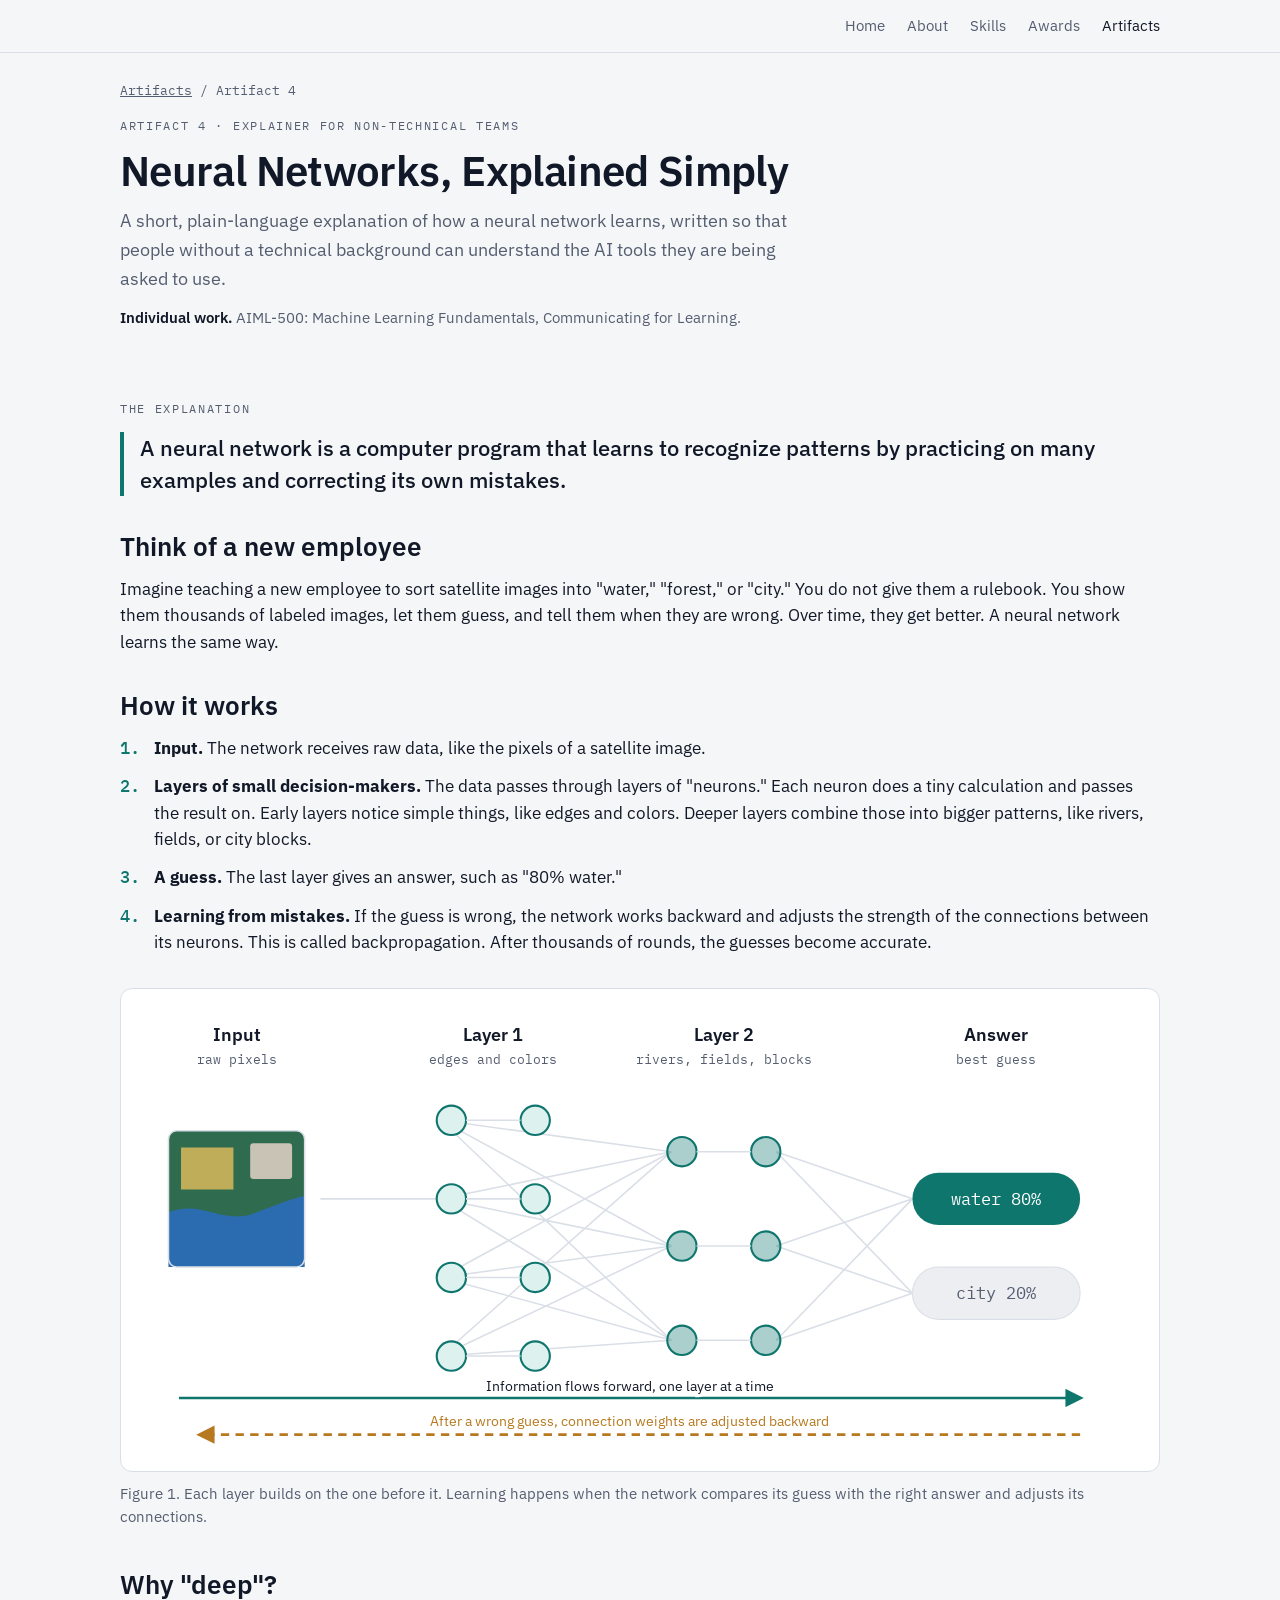
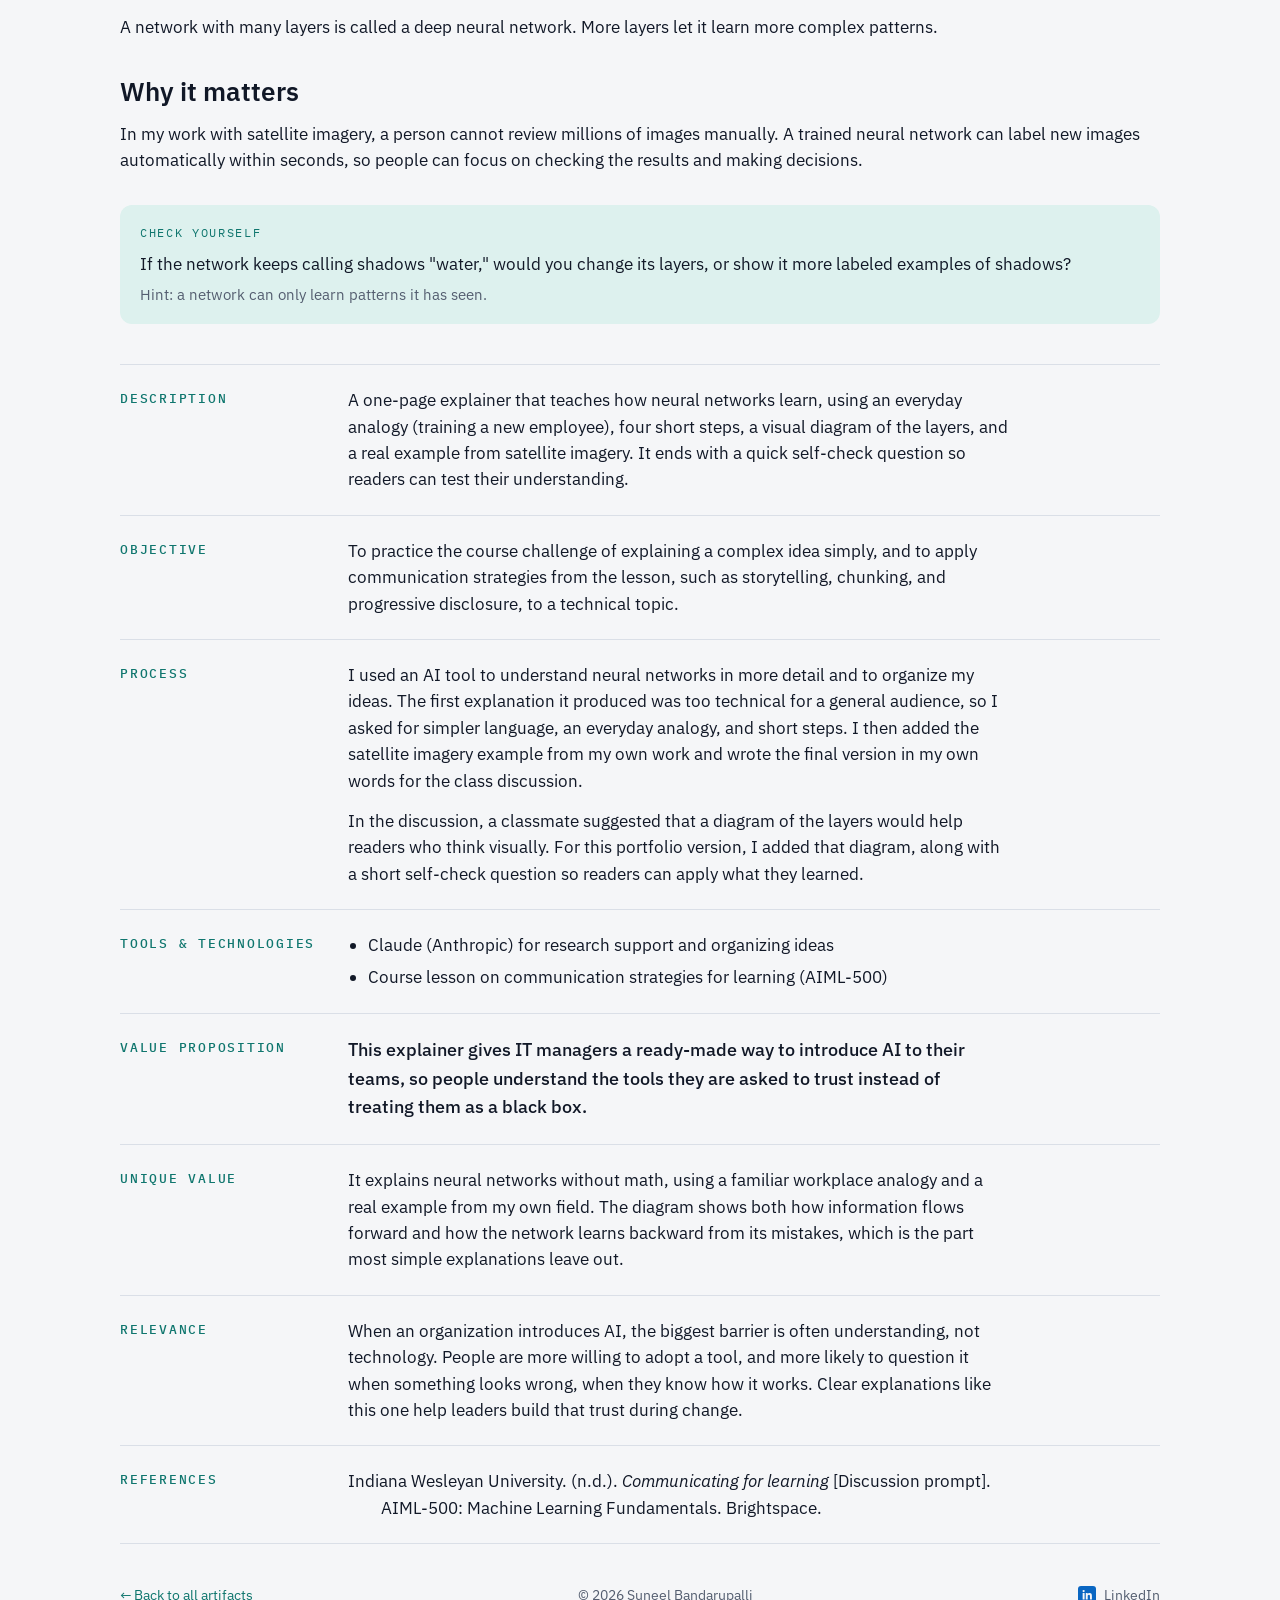
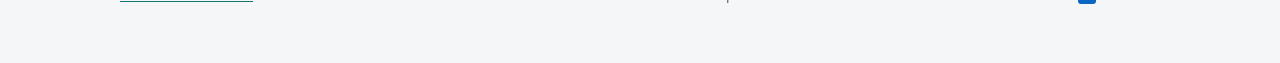
<file: artifacts/neural-networks-explained/index.html>
<!doctype html>
<html lang="en">
<head>
<meta charset="utf-8">
<meta name="viewport" content="width=device-width,initial-scale=1">
<title>Neural Networks, Explained Simply | Suneel Bandarupalli</title>
<meta name="description" content="Artifact 4: a plain-language explanation of how neural networks learn, built for non-technical teams adopting AI.">
<link rel="preconnect" href="https://fonts.googleapis.com">
<link rel="preconnect" href="https://fonts.gstatic.com" crossorigin>
<link rel="stylesheet" href="https://fonts.googleapis.com/css2?family=IBM+Plex+Mono:wght@400;500&family=IBM+Plex+Sans:wght@400;500;600&display=swap">
<link rel="stylesheet" href="../../assets/css/style.css">
</head>
<body>

<nav class="nav" aria-label="Main">
  <div class="wrap">
    <ul>
      <li><a href="../../">Home</a></li>
      <li><a href="../../#about">About</a></li>
      <li><a href="../../#skills">Skills</a></li>
      <li><a href="../../#awards">Awards</a></li>
      <li><a href="../../#artifacts" aria-current="page">Artifacts</a></li>
    </ul>
  </div>
</nav>

<main class="wrap">
  <p class="crumbs"><a href="../../#artifacts">Artifacts</a> / Artifact 4</p>

  <div class="art-head">
    <span class="label">Artifact 4 · Explainer for non-technical teams</span>
    <h1>Neural Networks, Explained Simply</h1>
    <p class="intro">A short, plain-language explanation of how a neural network learns, written so that people without a technical background can understand the AI tools they are being asked to use.</p>
    <p class="team"><b>Individual work.</b> AIML-500: Machine Learning Fundamentals, Communicating for Learning.</p>
  </div>

  <article class="paper">
    <span class="label">The explanation</span>

    <p class="lead">A neural network is a computer program that learns to recognize patterns by practicing on many examples and correcting its own mistakes.</p>

    <h2>Think of a new employee</h2>
    <p>Imagine teaching a new employee to sort satellite images into "water," "forest," or "city." You do not give them a rulebook. You show them thousands of labeled images, let them guess, and tell them when they are wrong. Over time, they get better. A neural network learns the same way.</p>

    <h2>How it works</h2>
    <ol class="steps">
      <li><b>Input.</b> The network receives raw data, like the pixels of a satellite image.</li>
      <li><b>Layers of small decision-makers.</b> The data passes through layers of "neurons." Each neuron does a tiny calculation and passes the result on. Early layers notice simple things, like edges and colors. Deeper layers combine those into bigger patterns, like rivers, fields, or city blocks.</li>
      <li><b>A guess.</b> The last layer gives an answer, such as "80% water."</li>
      <li><b>Learning from mistakes.</b> If the guess is wrong, the network works backward and adjusts the strength of the connections between its neurons. This is called backpropagation. After thousands of rounds, the guesses become accurate.</li>
    </ol>

    <figure class="diagram" aria-labelledby="dia-cap">
      <div class="diagram-scroll">
        <svg viewBox="0 0 960 430" role="img" aria-labelledby="dia-t dia-d">
          <title id="dia-t">How a neural network reads a satellite image</title>
          <desc id="dia-d">A satellite image enters the input layer. Information flows forward through a layer that finds edges and colors, then a layer that finds shapes like rivers and fields, to an output that guesses water 80 percent. A dashed arrow below runs backward, showing that after a wrong guess the connection weights are adjusted.</desc>
          <defs>
            <marker id="fw" viewBox="0 0 10 10" refX="8" refY="5" markerWidth="7" markerHeight="7" orient="auto"><path d="M0 0L10 5L0 10Z" class="d-accent-fill"/></marker>
            <marker id="bw" viewBox="0 0 10 10" refX="8" refY="5" markerWidth="7" markerHeight="7" orient="auto"><path d="M0 0L10 5L0 10Z" class="d-warm-fill"/></marker>
          </defs>
          <!-- column headings -->
          <g class="d-head" text-anchor="middle">
            <text x="95" y="34">Input</text>
            <text x="340" y="34">Layer 1</text>
            <text x="560" y="34">Layer 2</text>
            <text x="820" y="34">Answer</text>
          </g>
          <g class="d-sub" text-anchor="middle">
            <text x="95" y="56">raw pixels</text>
            <text x="340" y="56">edges and colors</text>
            <text x="560" y="56">rivers, fields, blocks</text>
            <text x="820" y="56">best guess</text>
          </g>
          <!-- image -->
          <g transform="translate(30 120)">
            <rect width="130" height="130" rx="8" fill="#2F6B4F"/>
            <path d="M0 78 C32 65 52 91 84 78 S130 62 130 62 V130 H0 Z" fill="#2B6CB0"/>
            <rect x="78" y="12" width="40" height="34" rx="3" fill="#C9C3B6"/>
            <path d="M12 16 L62 16 L62 56 L12 56Z" fill="#D9B95B" fill-opacity=".85"/>
            <rect width="130" height="130" rx="8" fill="none" class="d-line" stroke-width="1.5"/>
          </g>
          <!-- connections -->
          <g class="d-wire">
            <path d="M175 185H286"/>
            <path d="M290 110L510 140M290 110L510 230M290 110L510 320M290 185L510 140M290 185L510 230M290 185L510 320M290 260L510 140M290 260L510 230M290 260L510 320M290 335L510 140M290 335L510 230M290 335L510 320"/>
            <path d="M610 140L740 185M610 230L740 185M610 320L740 185M610 140L740 275M610 230L740 275M610 320L740 275"/>
          </g>
          <!-- layer 1 nodes -->
          <g class="d-node">
            <circle cx="300" cy="110" r="14"/><circle cx="300" cy="185" r="14"/><circle cx="300" cy="260" r="14"/><circle cx="300" cy="335" r="14"/>
            <circle cx="380" cy="110" r="14"/><circle cx="380" cy="185" r="14"/><circle cx="380" cy="260" r="14"/><circle cx="380" cy="335" r="14"/>
          </g>
          <g class="d-wire"><path d="M314 110H366M314 185H366M314 260H366M314 335H366"/></g>
          <!-- layer 2 nodes -->
          <g class="d-node d-strong">
            <circle cx="520" cy="140" r="14"/><circle cx="520" cy="230" r="14"/><circle cx="520" cy="320" r="14"/>
            <circle cx="600" cy="140" r="14"/><circle cx="600" cy="230" r="14"/><circle cx="600" cy="320" r="14"/>
          </g>
          <g class="d-wire"><path d="M534 140H586M534 230H586M534 320H586"/></g>
          <!-- outputs -->
          <g>
            <rect x="740" y="160" width="160" height="50" rx="25" class="d-out-a"/>
            <text x="820" y="191" text-anchor="middle" class="d-out-a-t">water 80%</text>
            <rect x="740" y="250" width="160" height="50" rx="25" class="d-out-b"/>
            <text x="820" y="281" text-anchor="middle" class="d-out-b-t">city 20%</text>
          </g>
          <!-- forward arrow -->
          <path d="M40 375H900" class="d-fwd" marker-end="url(#fw)"/>
          <text x="470" y="368" text-anchor="middle" class="d-cap">Information flows forward, one layer at a time</text>
          <!-- backward arrow -->
          <path d="M900 410H60" class="d-back" marker-end="url(#bw)"/>
          <text x="470" y="402" text-anchor="middle" class="d-cap d-warm">After a wrong guess, connection weights are adjusted backward</text>
        </svg>
      </div>
      <figcaption id="dia-cap">Figure 1. Each layer builds on the one before it. Learning happens when the network compares its guess with the right answer and adjusts its connections.</figcaption>
    </figure>

    <h2>Why "deep"?</h2>
    <p>A network with many layers is called a deep neural network. More layers let it learn more complex patterns.</p>

    <h2>Why it matters</h2>
    <p>In my work with satellite imagery, a person cannot review millions of images manually. A trained neural network can label new images automatically within seconds, so people can focus on checking the results and making decisions.</p>

    <div class="check">
      <span class="label">Check yourself</span>
      <p>If the network keeps calling shadows "water," would you change its layers, or show it more labeled examples of shadows? <span class="hint">Hint: a network can only learn patterns it has seen.</span></p>
    </div>
  </article>

  <div class="fields">
    <section class="field">
      <h2>Description</h2>
      <div class="prose"><p>A one-page explainer that teaches how neural networks learn, using an everyday analogy (training a new employee), four short steps, a visual diagram of the layers, and a real example from satellite imagery. It ends with a quick self-check question so readers can test their understanding.</p></div>
    </section>

    <section class="field">
      <h2>Objective</h2>
      <div class="prose"><p>To practice the course challenge of explaining a complex idea simply, and to apply communication strategies from the lesson, such as storytelling, chunking, and progressive disclosure, to a technical topic.</p></div>
    </section>

    <section class="field">
      <h2>Process</h2>
      <div class="prose">
        <p>I used an AI tool to understand neural networks in more detail and to organize my ideas. The first explanation it produced was too technical for a general audience, so I asked for simpler language, an everyday analogy, and short steps. I then added the satellite imagery example from my own work and wrote the final version in my own words for the class discussion.</p>
        <p>In the discussion, a classmate suggested that a diagram of the layers would help readers who think visually. For this portfolio version, I added that diagram, along with a short self-check question so readers can apply what they learned.</p>
      </div>
    </section>

    <section class="field">
      <h2>Tools &amp; Technologies</h2>
      <div class="prose">
        <ul>
          <li>Claude (Anthropic) for research support and organizing ideas</li>
          <li>Course lesson on communication strategies for learning (AIML-500)</li>
        </ul>
      </div>
    </section>

    <section class="field">
      <h2>Value Proposition</h2>
      <div class="prose"><p class="vpq">This explainer gives IT managers a ready-made way to introduce AI to their teams, so people understand the tools they are asked to trust instead of treating them as a black box.</p></div>
    </section>

    <section class="field">
      <h2>Unique Value</h2>
      <div class="prose"><p>It explains neural networks without math, using a familiar workplace analogy and a real example from my own field. The diagram shows both how information flows forward and how the network learns backward from its mistakes, which is the part most simple explanations leave out.</p></div>
    </section>

    <section class="field">
      <h2>Relevance</h2>
      <div class="prose"><p>When an organization introduces AI, the biggest barrier is often understanding, not technology. People are more willing to adopt a tool, and more likely to question it when something looks wrong, when they know how it works. Clear explanations like this one help leaders build that trust during change.</p></div>
    </section>

    <section class="field refs">
      <h2>References</h2>
      <div class="prose refs">
        <p>Indiana Wesleyan University. (n.d.). <i>Communicating for learning</i> [Discussion prompt]. AIML-500: Machine Learning Fundamentals. Brightspace.</p>
      </div>
    </section>
  </div>
</main>

<footer>
  <div class="wrap">
    <a href="../../#artifacts">← Back to all artifacts</a>
    <span>© 2026 Suneel Bandarupalli</span>
    <span class="links"><a href="https://www.linkedin.com/in/suneelb/" target="_blank" rel="noopener" aria-label="LinkedIn profile"><svg class="li-icon" viewBox="0 0 24 24" width="18" height="18" aria-hidden="true" focusable="false"><rect width="24" height="24" rx="4" fill="currentColor"/><path fill="var(--bg)" d="M6.2 9.4h2.6V18H6.2zM7.5 5.3a1.5 1.5 0 1 1 0 3 1.5 1.5 0 0 1 0-3zM10.4 9.4h2.5v1.2h.04c.35-.66 1.2-1.36 2.47-1.36 2.64 0 3.13 1.74 3.13 4V18h-2.6v-4.2c0-1-.02-2.3-1.4-2.3-1.4 0-1.6 1.1-1.6 2.2V18h-2.6z"/></svg><span>LinkedIn</span></a></span>
  </div>
</footer>
</body>
</html>
</file>
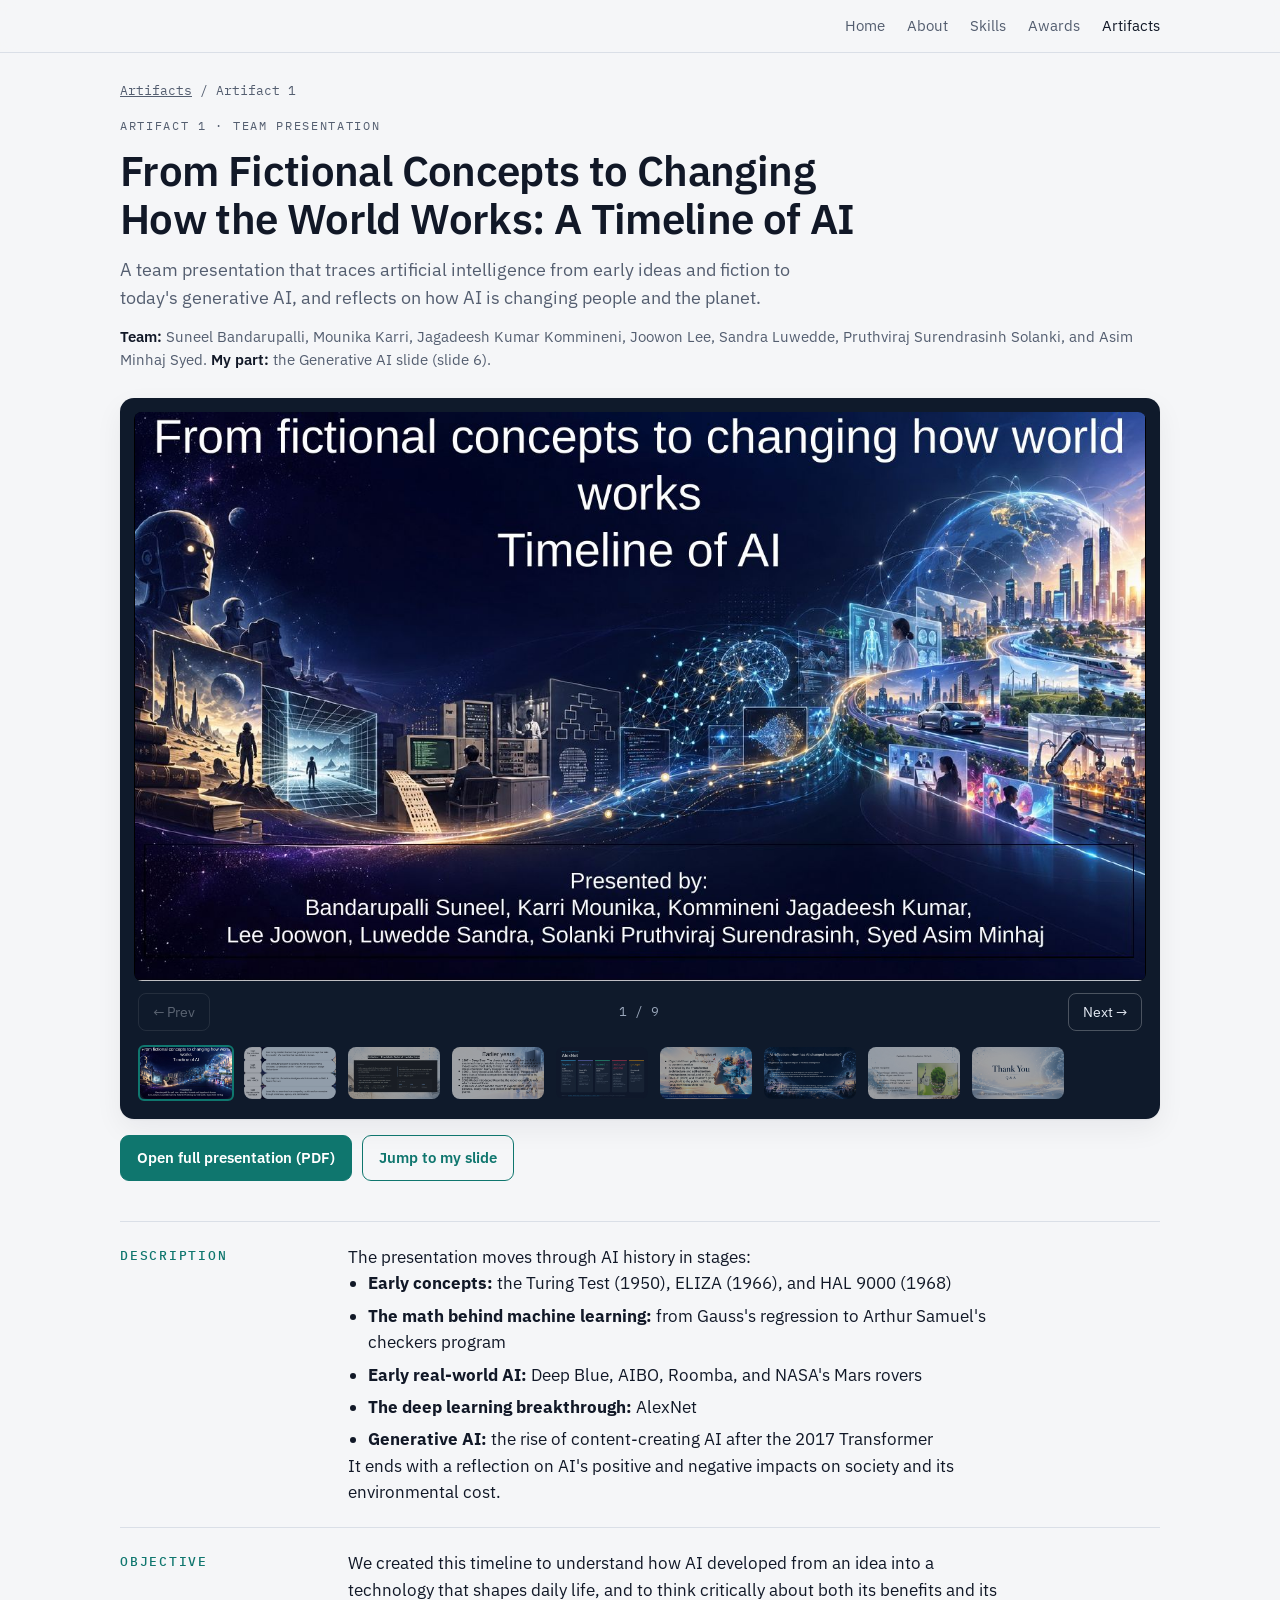
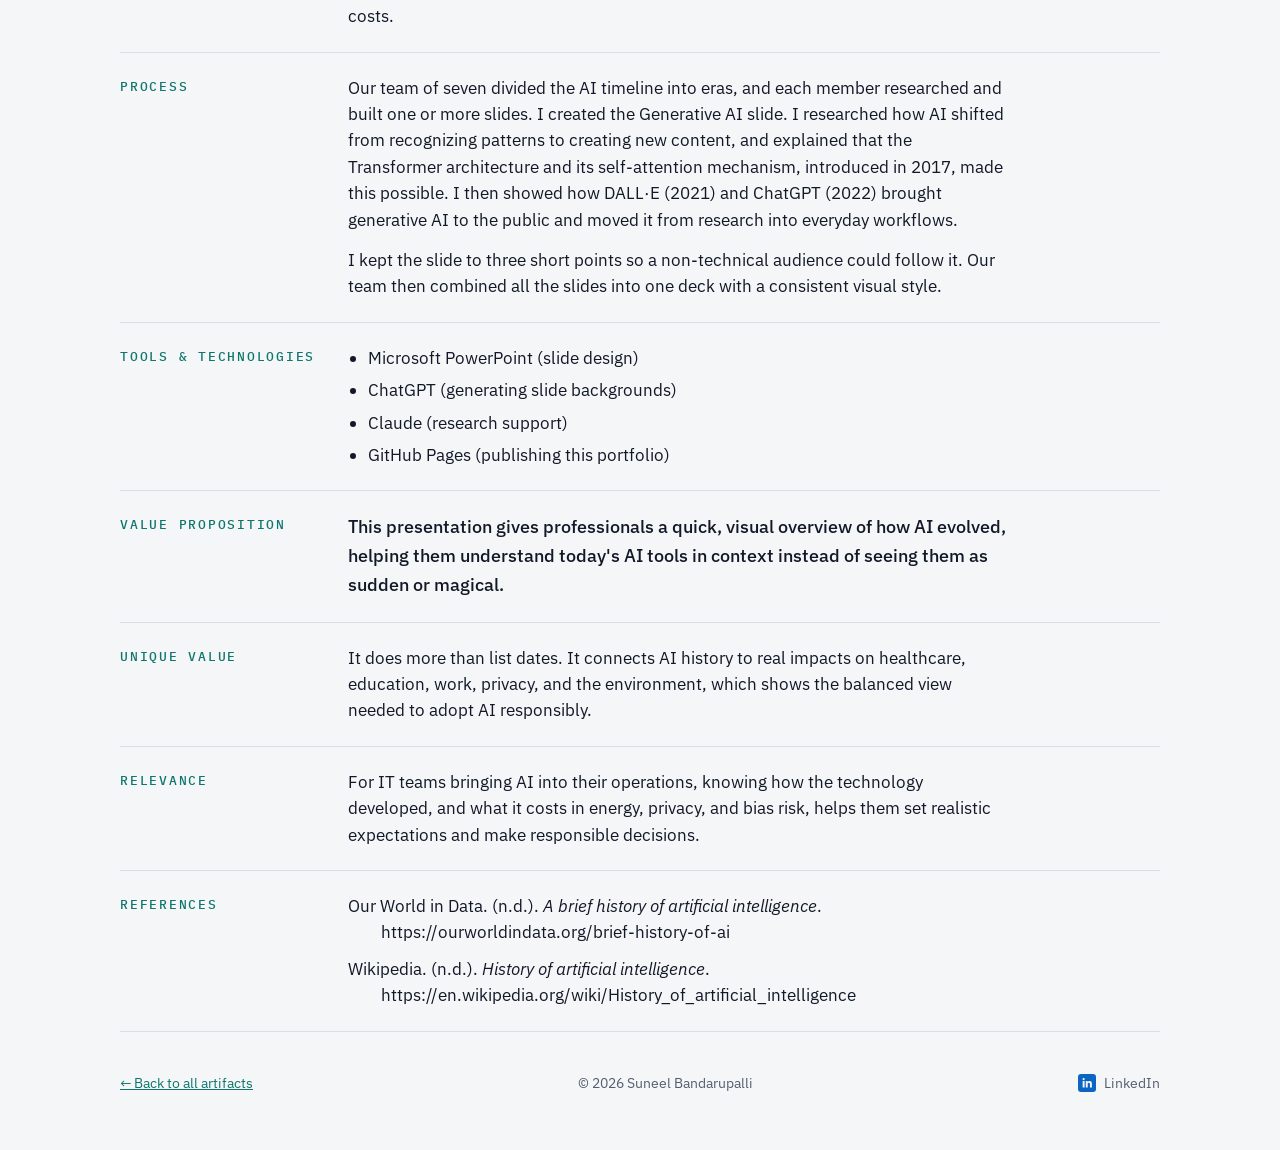
<file: artifacts/timeline-of-ai/index.html>
<!doctype html>
<html lang="en">
<head>
<meta charset="utf-8">
<meta name="viewport" content="width=device-width,initial-scale=1">
<title>Timeline of AI | Suneel Bandarupalli</title>
<meta name="description" content="Artifact 1: a team presentation tracing AI from early concepts to generative AI.">
<link rel="preconnect" href="https://fonts.googleapis.com">
<link rel="preconnect" href="https://fonts.gstatic.com" crossorigin>
<link rel="stylesheet" href="https://fonts.googleapis.com/css2?family=IBM+Plex+Mono:wght@400;500&family=IBM+Plex+Sans:wght@400;500;600&display=swap">
<link rel="stylesheet" href="../../assets/css/style.css">
</head>
<body>

<nav class="nav" aria-label="Main">
  <div class="wrap">
    <ul>
      <li><a href="../../">Home</a></li>
      <li><a href="../../#about">About</a></li>
      <li><a href="../../#skills">Skills</a></li>
      <li><a href="../../#awards">Awards</a></li>
      <li><a href="../../#artifacts" aria-current="page">Artifacts</a></li>
    </ul>
  </div>
</nav>

<main class="wrap">
  <p class="crumbs"><a href="../../#artifacts">Artifacts</a> / Artifact 1</p>

  <div class="art-head">
    <span class="label">Artifact 1 · Team presentation</span>
    <h1>From Fictional Concepts to Changing How the World Works: A Timeline of AI</h1>
    <p class="intro">A team presentation that traces artificial intelligence from early ideas and fiction to today's generative AI, and reflects on how AI is changing people and the planet.</p>
    <p class="team"><b>Team:</b> Suneel Bandarupalli, Mounika Karri, Jagadeesh Kumar Kommineni, Joowon Lee, Sandra Luwedde, Pruthviraj Surendrasinh Solanki, and Asim Minhaj Syed. <b>My part:</b> the Generative AI slide (slide 6).</p>
  </div>

  <div class="viewer" id="viewer">
    <figure>
      <img id="slide" src="slides/slide-1.jpg" alt="Slide 1 of 9">
    </figure>
    <div class="vbar">
      <button type="button" id="prev" aria-label="Previous slide">← Prev</button>
      <span class="count" id="count" aria-live="polite">1 / 9</span>
      <button type="button" id="next" aria-label="Next slide">Next →</button>
    </div>
    <div class="thumbs" id="thumbs" aria-label="All slides"></div>
  </div>
  <div class="actions">
    <a class="btn primary" href="Timeline_of_AI.pdf" target="_blank" rel="noopener">Open full presentation (PDF)</a>
    <a class="btn ghost" href="#" id="jump6">Jump to my slide</a>
  </div>

  <div class="fields">
    <section class="field">
      <h2>Description</h2>
      <div class="prose">
        <p>The presentation moves through AI history in stages:</p>
        <ul>
          <li><b>Early concepts:</b> the Turing Test (1950), ELIZA (1966), and HAL 9000 (1968)</li>
          <li><b>The math behind machine learning:</b> from Gauss's regression to Arthur Samuel's checkers program</li>
          <li><b>Early real-world AI:</b> Deep Blue, AIBO, Roomba, and NASA's Mars rovers</li>
          <li><b>The deep learning breakthrough:</b> AlexNet</li>
          <li><b>Generative AI:</b> the rise of content-creating AI after the 2017 Transformer</li>
        </ul>
        <p>It ends with a reflection on AI's positive and negative impacts on society and its environmental cost.</p>
      </div>
    </section>

    <section class="field">
      <h2>Objective</h2>
      <div class="prose"><p>We created this timeline to understand how AI developed from an idea into a technology that shapes daily life, and to think critically about both its benefits and its costs.</p></div>
    </section>

    <section class="field">
      <h2>Process</h2>
      <div class="prose">
        <p>Our team of seven divided the AI timeline into eras, and each member researched and built one or more slides. I created the Generative AI slide. I researched how AI shifted from recognizing patterns to creating new content, and explained that the Transformer architecture and its self-attention mechanism, introduced in 2017, made this possible. I then showed how DALL·E (2021) and ChatGPT (2022) brought generative AI to the public and moved it from research into everyday workflows.</p>
        <p>I kept the slide to three short points so a non-technical audience could follow it. Our team then combined all the slides into one deck with a consistent visual style.</p>
      </div>
    </section>

    <section class="field">
      <h2>Tools &amp; Technologies</h2>
      <div class="prose">
        <ul>
          <li>Microsoft PowerPoint (slide design)</li>
          <li>ChatGPT (generating slide backgrounds)</li>
          <li>Claude (research support)</li>
          <li>GitHub Pages (publishing this portfolio)</li>
        </ul>
      </div>
    </section>

    <section class="field">
      <h2>Value Proposition</h2>
      <div class="prose"><p class="vpq">This presentation gives professionals a quick, visual overview of how AI evolved, helping them understand today's AI tools in context instead of seeing them as sudden or magical.</p></div>
    </section>

    <section class="field">
      <h2>Unique Value</h2>
      <div class="prose"><p>It does more than list dates. It connects AI history to real impacts on healthcare, education, work, privacy, and the environment, which shows the balanced view needed to adopt AI responsibly.</p></div>
    </section>

    <section class="field">
      <h2>Relevance</h2>
      <div class="prose"><p>For IT teams bringing AI into their operations, knowing how the technology developed, and what it costs in energy, privacy, and bias risk, helps them set realistic expectations and make responsible decisions.</p></div>
    </section>

    <section class="field refs">
      <h2>References</h2>
      <div class="prose refs">
        <p>Our World in Data. (n.d.). <i>A brief history of artificial intelligence</i>. https://ourworldindata.org/brief-history-of-ai</p>
        <p>Wikipedia. (n.d.). <i>History of artificial intelligence</i>. https://en.wikipedia.org/wiki/History_of_artificial_intelligence</p>
      </div>
    </section>
  </div>
</main>

<footer>
  <div class="wrap">
    <a href="../../#artifacts">← Back to all artifacts</a>
    <span>© 2026 Suneel Bandarupalli</span>
    <span class="links"><a href="https://www.linkedin.com/in/suneelb/" target="_blank" rel="noopener" aria-label="LinkedIn profile"><svg class="li-icon" viewBox="0 0 24 24" width="18" height="18" aria-hidden="true" focusable="false"><rect width="24" height="24" rx="4" fill="currentColor"/><path fill="var(--bg)" d="M6.2 9.4h2.6V18H6.2zM7.5 5.3a1.5 1.5 0 1 1 0 3 1.5 1.5 0 0 1 0-3zM10.4 9.4h2.5v1.2h.04c.35-.66 1.2-1.36 2.47-1.36 2.64 0 3.13 1.74 3.13 4V18h-2.6v-4.2c0-1-.02-2.3-1.4-2.3-1.4 0-1.6 1.1-1.6 2.2V18h-2.6z"/></svg><span>LinkedIn</span></a></span>
  </div>
</footer>

<script>
(() => {
  const N = 9;
  const img = document.getElementById("slide");
  const count = document.getElementById("count");
  const prev = document.getElementById("prev");
  const next = document.getElementById("next");
  const thumbs = document.getElementById("thumbs");
  let i = 1;
  const btns = [];
  for (let k = 1; k <= N; k++) {
    const b = document.createElement("button");
    b.type = "button";
    b.setAttribute("aria-label", "Go to slide " + k);
    b.innerHTML = '<img src="slides/slide-' + k + '.jpg" alt="" loading="lazy">';
    b.addEventListener("click", () => show(k));
    thumbs.appendChild(b);
    btns.push(b);
  }
  function show(k) {
    i = Math.min(N, Math.max(1, k));
    img.src = "slides/slide-" + i + ".jpg";
    img.alt = "Slide " + i + " of " + N;
    count.textContent = i + " / " + N;
    prev.disabled = i === 1;
    next.disabled = i === N;
    btns.forEach((b, idx) => b.setAttribute("aria-current", String(idx + 1 === i)));
  }
  prev.addEventListener("click", () => show(i - 1));
  next.addEventListener("click", () => show(i + 1));
  document.addEventListener("keydown", e => {
    if (e.key === "ArrowLeft") show(i - 1);
    if (e.key === "ArrowRight") show(i + 1);
  });
  document.getElementById("jump6").addEventListener("click", e => {
    e.preventDefault(); show(6);
    document.getElementById("viewer").scrollIntoView({ behavior: "smooth", block: "start" });
  });
  for (let k = 2; k <= N; k++) { const p = new Image(); p.src = "slides/slide-" + k + ".jpg"; }
  show(1);
})();
</script>
</body>
</html>
</file>
<file: assets/css/style.css>
/* Suneel Bandarupalli — portfolio
   Ops-console flavour: ink navy, a single signal-teal accent, mono labels. */
:root{
  --bg:#F5F6F8; --surface:#FFFFFF; --sunk:#ECEEF2; --ink:#111827; --muted:#545E70;
  --line:#DADFE7; --accent:#0F766E; --accent-ink:#FFFFFF; --accent-soft:#DDF1EE;
  --band:#0F1A2B; --band-ink:#E6ECF5; --band-muted:#9AA7BB;
  --shadow:0 1px 2px rgba(17,24,39,.05),0 10px 28px rgba(17,24,39,.06);
  --sans:"IBM Plex Sans",-apple-system,BlinkMacSystemFont,"Segoe UI",Helvetica,Arial,sans-serif;
  --mono:"IBM Plex Mono",ui-monospace,SFMono-Regular,Menlo,Consolas,monospace;
  color-scheme:light;
}
@media (prefers-color-scheme:dark){
  :root{
    --bg:#0D1219; --surface:#151C26; --sunk:#1B2430; --ink:#E7ECF3; --muted:#9AA6B6;
    --line:#26303D; --accent:#4FD1C0; --accent-ink:#06201D; --accent-soft:#11302D;
    --band:#0A0F16; --band-ink:#E7ECF3; --band-muted:#8C98AA;
    --shadow:0 1px 2px rgba(0,0,0,.4),0 10px 28px rgba(0,0,0,.3);
    color-scheme:dark;
  }
}
*{box-sizing:border-box}
html{scroll-behavior:smooth}
body{margin:0;background:var(--bg);color:var(--ink);font-family:var(--sans);font-size:16.5px;line-height:1.6;-webkit-font-smoothing:antialiased}
img{max-width:100%;display:block}
a{color:var(--accent)}
h1,h2,h3{line-height:1.15;margin:0;text-wrap:balance}
p{margin:0}
.wrap{max-width:1080px;margin:0 auto;padding-left:max(20px,env(safe-area-inset-left,0px));padding-right:max(20px,env(safe-area-inset-right,0px))}
.label{font-family:var(--mono);font-size:12px;letter-spacing:.14em;text-transform:uppercase;color:var(--muted)}

/* nav */
.nav{position:sticky;top:0;z-index:20;background:color-mix(in srgb,var(--bg) 88%,transparent);backdrop-filter:blur(8px);border-bottom:1px solid var(--line)}
.nav .wrap{display:flex;align-items:center;justify-content:space-between;gap:16px;padding-block:14px}
.brand{font-weight:600;text-decoration:none;color:var(--ink);letter-spacing:-.01em}
.brand span{font-family:var(--mono);font-size:12px;color:var(--accent);margin-left:8px;letter-spacing:.06em}
.nav ul{list-style:none;display:flex;gap:22px;margin:0;padding:0;font-size:15px}
.nav a{color:var(--muted);text-decoration:none}
.nav a:hover,.nav a[aria-current="page"]{color:var(--ink)}

/* hero band */
.hero{background:var(--band);color:var(--band-ink)}
.hero .wrap{padding-block:72px 64px;display:grid;gap:28px}
.hero .label{color:var(--band-muted)}
.hero h1{font-size:clamp(36px,6vw,60px);font-weight:600;letter-spacing:-.02em}
.hero .role{font-size:clamp(17px,2.4vw,20px);color:var(--band-muted);max-width:52ch}
.status{display:inline-flex;align-items:center;gap:10px;font-family:var(--mono);font-size:13px;color:var(--band-muted)}
.status i{width:9px;height:9px;border-radius:50%;background:#34D399;box-shadow:0 0 0 4px rgba(52,211,153,.18)}

/* sections */
section.block{padding-block:56px;border-bottom:1px solid var(--line)}
section.block h2{font-size:clamp(24px,3.4vw,30px);font-weight:600;letter-spacing:-.01em;margin:8px 0 18px}
.two{display:grid;grid-template-columns:minmax(0,1.4fr) minmax(0,1fr);gap:40px;align-items:start}
@media (max-width:820px){.two{grid-template-columns:1fr}}
.prose p+p{margin-top:14px}
.prose{max-width:66ch}

.vp{background:var(--surface);border:1px solid var(--line);border-left:4px solid var(--accent);border-radius:10px;padding:22px 24px;box-shadow:var(--shadow);font-size:18px;line-height:1.55}
.chips{display:flex;flex-wrap:wrap;gap:8px;margin-top:6px}
.chip{font-family:var(--mono);font-size:12.5px;padding:6px 11px;border-radius:999px;background:var(--sunk);color:var(--ink);border:1px solid var(--line)}
.facts{display:grid;gap:14px;margin:0}
.facts div{background:var(--surface);border:1px solid var(--line);border-radius:10px;padding:14px 16px}
.facts dt{font-family:var(--mono);font-size:12px;letter-spacing:.1em;text-transform:uppercase;color:var(--muted)}
.facts dd{margin:4px 0 0;font-weight:500}

/* artifact cards */
.grid{display:grid;grid-template-columns:repeat(auto-fill,minmax(300px,1fr));gap:20px}
.card{display:flex;flex-direction:column;background:var(--surface);border:1px solid var(--line);border-radius:12px;overflow:hidden;box-shadow:var(--shadow);text-decoration:none;color:inherit;transition:transform .15s ease,border-color .15s ease}
.card:hover{transform:translateY(-2px);border-color:var(--accent)}
.card img{aspect-ratio:16/9;object-fit:cover;width:100%;border-bottom:1px solid var(--line)}
.card .body{padding:18px 20px 20px;display:grid;gap:8px}
.card h3{font-size:19px;font-weight:600}
.card p{color:var(--muted);font-size:15px}
.card .more{font-family:var(--mono);font-size:13px;color:var(--accent);margin-top:4px}
.note{margin-top:18px;color:var(--muted);font-size:14.5px}

/* artifact page */
.crumbs{font-family:var(--mono);font-size:13px;color:var(--muted);padding-top:28px}
.crumbs a{color:var(--muted)}
.art-head{padding-block:14px 26px;display:grid;gap:12px}
.art-head h1{font-size:clamp(28px,4.6vw,42px);font-weight:600;letter-spacing:-.015em}
.art-head .intro{font-size:18px;color:var(--muted);max-width:62ch}
.team{font-size:14.5px;color:var(--muted)}
.team b{color:var(--ink);font-weight:600}

.viewer{background:var(--band);border-radius:14px;padding:14px;box-shadow:var(--shadow)}
.viewer figure{margin:0;position:relative}
.viewer img{width:100%;aspect-ratio:16/9;object-fit:contain;border-radius:8px;background:#000}
.vbar{display:flex;align-items:center;justify-content:space-between;gap:12px;padding:12px 4px 2px;color:var(--band-ink);flex-wrap:wrap}
.vbar button{font:inherit;font-size:14px;background:transparent;color:var(--band-ink);border:1px solid rgba(255,255,255,.25);border-radius:8px;padding:7px 14px;cursor:pointer}
.vbar button:hover{border-color:#fff}
.vbar button:disabled{opacity:.35;cursor:default}
.count{font-family:var(--mono);font-size:13px;color:var(--band-muted)}
.thumbs{display:flex;gap:8px;overflow-x:auto;padding:12px 4px 4px}
.thumbs button{flex:0 0 auto;width:96px;padding:0;border:2px solid transparent;border-radius:6px;overflow:hidden;cursor:pointer;background:none;opacity:.6}
.thumbs button[aria-current="true"]{border-color:var(--accent);opacity:1}
.thumbs img{aspect-ratio:16/9;object-fit:cover}
.actions{display:flex;flex-wrap:wrap;gap:10px;margin-top:16px}
.btn{display:inline-flex;align-items:center;gap:8px;font-weight:600;font-size:15px;padding:10px 16px;border-radius:9px;text-decoration:none;border:1px solid var(--accent)}
.btn.primary{background:var(--accent);color:var(--accent-ink)}
.btn.ghost{color:var(--accent);background:transparent}

.fields{display:grid;gap:0;margin-top:40px;border-top:1px solid var(--line)}
.field{display:grid;grid-template-columns:200px minmax(0,1fr);gap:28px;padding-block:22px;border-bottom:1px solid var(--line)}
.field h2{font-family:var(--mono);font-size:12.5px;letter-spacing:.14em;text-transform:uppercase;color:var(--accent);font-weight:500;padding-top:4px}
.field .prose{font-size:16.5px}
.field ul{margin:0;padding-left:20px}
.field li+li{margin-top:6px}
.refs p{padding-left:2em;text-indent:-2em}
.refs p+p{margin-top:10px}
.vpq{font-size:18px;font-weight:500;color:var(--ink)}
@media (max-width:720px){.field{grid-template-columns:1fr;gap:8px}}

footer{padding-block:40px 56px;color:var(--muted);font-size:14px}
footer .wrap{display:flex;flex-wrap:wrap;justify-content:space-between;gap:12px}
.prose,.refs p{overflow-wrap:anywhere}
.field>*,.viewer,.thumbs{min-width:0}

/* skills */
.skills{display:grid;grid-template-columns:repeat(auto-fill,minmax(300px,1fr));gap:16px}
.skillset{background:var(--surface);border:1px solid var(--line);border-radius:12px;padding:18px 20px;box-shadow:var(--shadow);display:grid;gap:12px;align-content:start}
.skillset h3{font-family:var(--mono);font-size:12.5px;letter-spacing:.12em;text-transform:uppercase;color:var(--accent);font-weight:500}
.path{display:grid;gap:0;margin:0;padding:0;list-style:none;border-left:2px solid var(--line)}
.path li{position:relative;padding:0 0 18px 20px}
.path li:last-child{padding-bottom:0}
.path li::before{content:"";position:absolute;left:-7px;top:6px;width:12px;height:12px;border-radius:50%;background:var(--bg);border:2px solid var(--accent)}
.path b{display:block;font-weight:600}
.path span{color:var(--muted);font-size:14.5px}

/* hero illustration */
.hero{position:relative;overflow:hidden;background:#0F1A2B}
.hero-art{position:absolute;inset:0;width:100%;height:100%}
.hero .wrap{position:relative;padding-block:96px 88px}
@media (max-width:720px){.hero-art{opacity:.3}}
@media (max-width:560px){.brand span{display:none}.nav ul{gap:16px}}
.nav .wrap{justify-content:flex-end}

/* hero identity + footer links */
.hero-id{display:flex!important;align-items:center;gap:36px}
.hero-text{display:grid;gap:22px;min-width:0}
.avatar{width:148px;height:148px;border-radius:50%;object-fit:cover;flex:0 0 auto;border:3px solid rgba(94,234,212,.55);box-shadow:0 0 0 8px rgba(94,234,212,.08),0 12px 30px rgba(0,0,0,.35)}
@media (max-width:720px){.hero-id{flex-direction:column;align-items:flex-start;gap:24px}.avatar{width:112px;height:112px}}
footer .links{display:flex;gap:18px}
footer .links a{color:var(--muted);text-decoration:none}
footer .links a:hover{color:var(--accent)}
.hero-text{max-width:600px}
@media (max-width:720px){.hero-id .avatar{align-self:center}}
@media (max-width:720px){.hero-id{align-items:center;text-align:center}.hero-text{justify-items:center}}
footer .links a{display:inline-flex;align-items:center;gap:8px}
footer .links a:hover .li-icon{color:#0A66C2}
footer .li-icon{color:#0A66C2}
.viewer .caption{color:var(--band-ink);font-size:14.5px;padding:12px 4px 0;margin:0}
.art-head + .viewer + .actions + .note{margin-top:10px}

/* awards */
.awards{display:grid;grid-template-columns:repeat(auto-fill,minmax(280px,1fr));gap:16px}
.award{position:relative;background:var(--surface);border:1px solid var(--line);border-radius:12px;padding:20px 20px 20px 22px;box-shadow:var(--shadow);display:grid;gap:8px;align-content:start;overflow:hidden}
.award::before{content:"";position:absolute;left:0;top:0;bottom:0;width:4px;background:var(--accent)}
.award-org{font-family:var(--mono);font-size:12px;letter-spacing:.12em;text-transform:uppercase;color:var(--accent)}
.award h3{font-size:18px;font-weight:600}
.award p{color:var(--muted);font-size:15px}
@media (max-width:420px){.nav ul{gap:12px;font-size:14px}}

/* artifact 3: case-study layout */
.cover{margin:0;border-radius:14px;overflow:hidden;box-shadow:var(--shadow);background:var(--band)}
.cover img{width:100%;aspect-ratio:16/9;object-fit:cover}
.duo{display:grid;grid-template-columns:repeat(2,minmax(0,1fr));gap:16px;margin-top:20px}
@media (max-width:720px){.duo{grid-template-columns:1fr}}
.case{background:var(--surface);border:1px solid var(--line);border-top:4px solid var(--accent);border-radius:12px;padding:20px 22px;box-shadow:var(--shadow);display:grid;gap:10px;align-content:start}
.case h2{font-size:21px;font-weight:600}
.case dl{display:grid;gap:10px;margin:4px 0 0}
.case dt{font-family:var(--mono);font-size:11.5px;letter-spacing:.12em;text-transform:uppercase;color:var(--muted)}
.case dd{margin:2px 0 0;font-size:15.5px}
.paper{margin-top:44px;display:grid;gap:14px}
.paper h2{font-size:clamp(22px,3vw,26px);font-weight:600;margin-top:22px}
.paper h3{font-family:var(--mono);font-size:12.5px;letter-spacing:.12em;text-transform:uppercase;color:var(--accent);font-weight:500;margin-top:8px}
.paper p{font-size:16.5px}
.tablewrap{overflow-x:auto;border:1px solid var(--line);border-radius:12px;background:var(--surface)}
.tablewrap table{width:100%;border-collapse:collapse;min-width:560px;font-size:15px}
.tablewrap th,.tablewrap td{text-align:left;padding:12px 16px;border-bottom:1px solid var(--line);vertical-align:top}
.tablewrap thead th{font-family:var(--mono);font-size:12px;letter-spacing:.1em;text-transform:uppercase;color:var(--muted);font-weight:500;background:var(--sunk)}
.tablewrap tbody th{font-weight:600}
.tablewrap tbody tr:last-child th,.tablewrap tbody tr:last-child td{border-bottom:0}
/* Artifact 4: explainer */
.paper .lead{font-size:clamp(19px,2.4vw,22px);font-weight:500;line-height:1.45;color:var(--ink);border-left:4px solid var(--accent);padding-left:16px}
.steps{display:grid;gap:12px;margin:0;padding-left:30px;font-size:16.5px}
.steps li{padding-left:4px}
.steps li::marker{font-family:var(--mono);color:var(--accent);font-weight:500}
.diagram{margin:18px 0 6px;display:grid;gap:10px}
.diagram-scroll{overflow-x:auto;border:1px solid var(--line);border-radius:12px;background:var(--surface);padding:16px}
.diagram svg{display:block;width:100%;min-width:620px;height:auto}
.diagram figcaption{font-size:14.5px;color:var(--muted)}
.d-head{font-family:var(--sans);font-size:17px;font-weight:600;fill:var(--ink)}
.d-sub{font-family:var(--mono);font-size:12.5px;fill:var(--muted)}
.d-wire{stroke:var(--line);stroke-width:1.5;fill:none}
.d-line{stroke:var(--line)}
.d-node circle{fill:var(--accent-soft);stroke:var(--accent);stroke-width:2}
.d-strong circle{fill:var(--accent);fill-opacity:.35}
.d-out-a{fill:var(--accent)}
.d-out-a-t{font-family:var(--mono);font-size:16px;fill:var(--accent-ink)}
.d-out-b{fill:var(--sunk);stroke:var(--line)}
.d-out-b-t{font-family:var(--mono);font-size:16px;fill:var(--muted)}
.d-fwd{stroke:var(--accent);stroke-width:2.5;fill:none}
.d-back{stroke:#B7791F;stroke-width:2.5;stroke-dasharray:8 6;fill:none}
.d-accent-fill{fill:var(--accent)}
.d-warm-fill{fill:#B7791F}
.d-cap{font-family:var(--sans);font-size:13.5px;fill:var(--ink);paint-order:stroke;stroke:var(--surface);stroke-width:6px}
.d-warm{fill:#B7791F}
.check{margin-top:18px;background:var(--accent-soft);border-radius:12px;padding:18px 20px;display:grid;gap:8px}
.check .label{color:var(--accent)}
.check .hint{display:block;margin-top:6px;font-size:14.5px;color:var(--muted)}
@media (prefers-color-scheme:dark){.d-back,.d-warm-fill,.d-warm{stroke:#F3C969}.d-warm-fill,.d-warm{fill:#F3C969}.d-warm{stroke:var(--surface)}}
</file>
